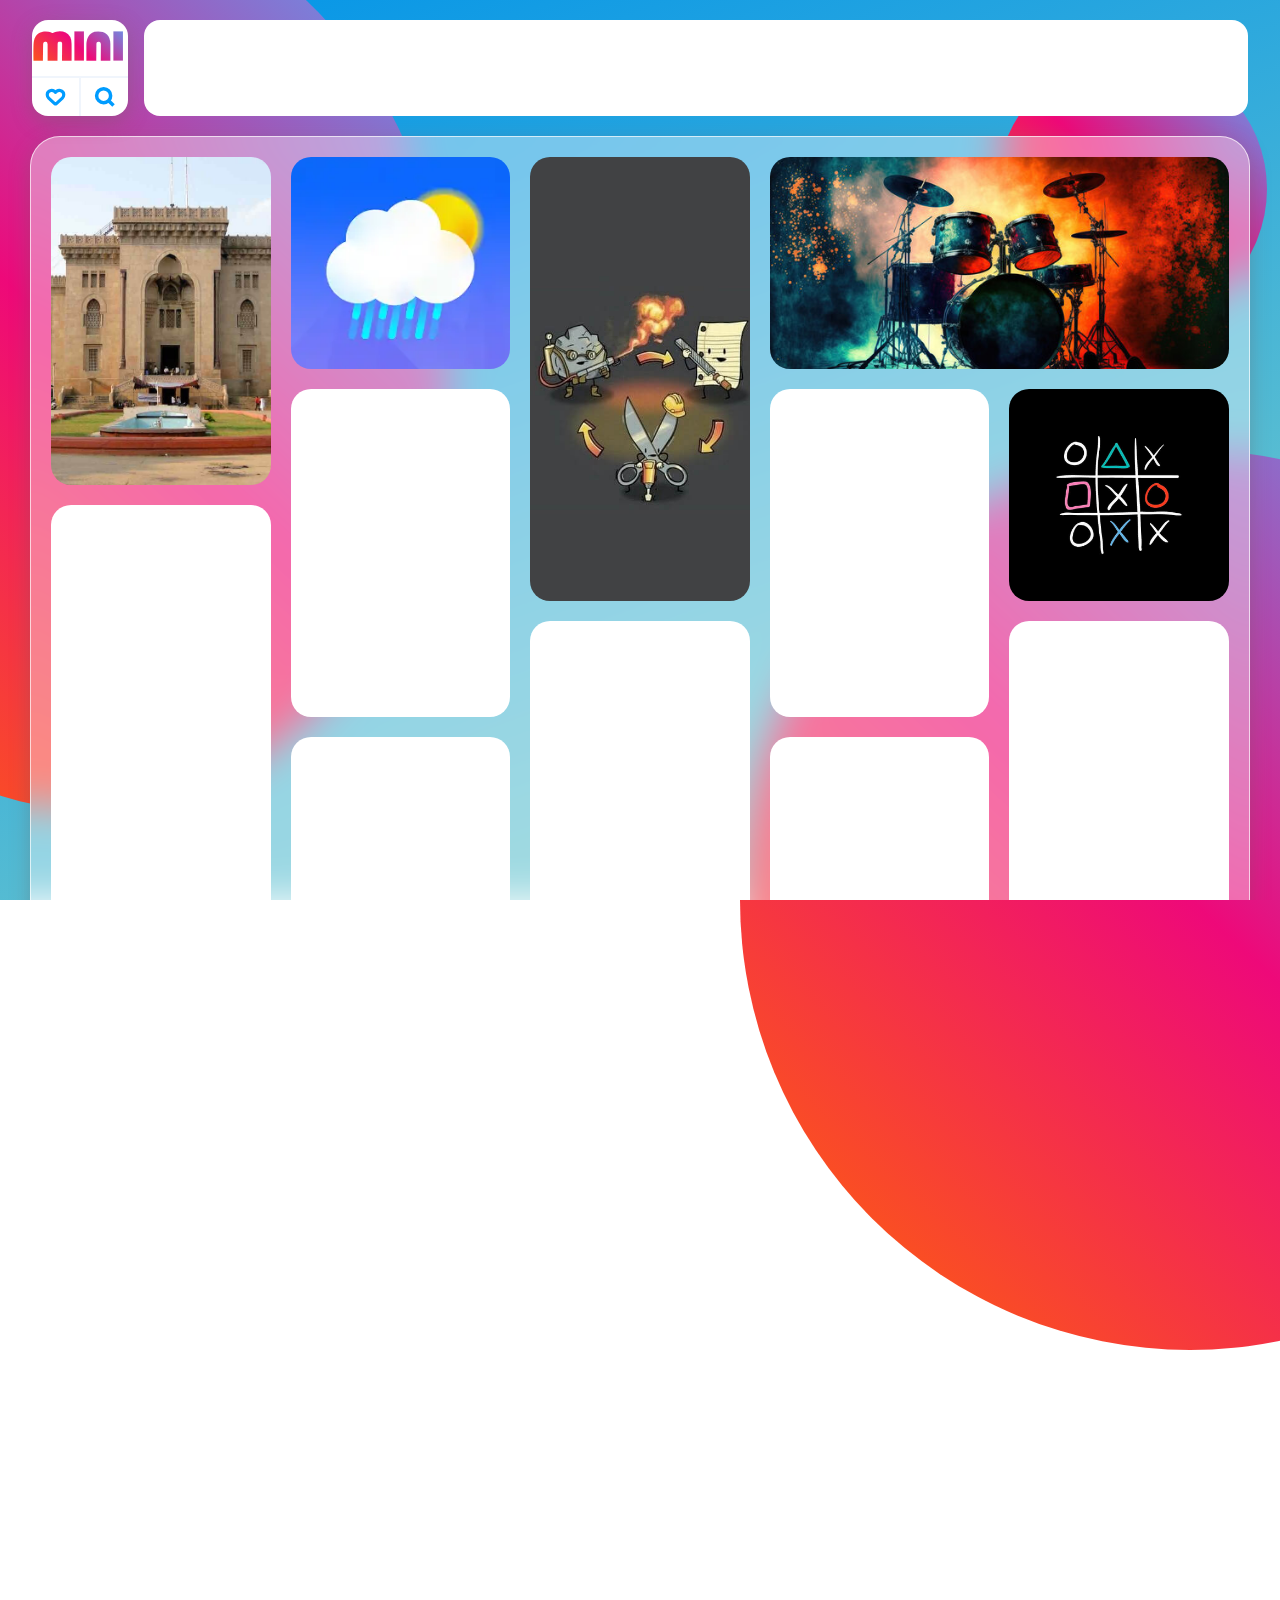
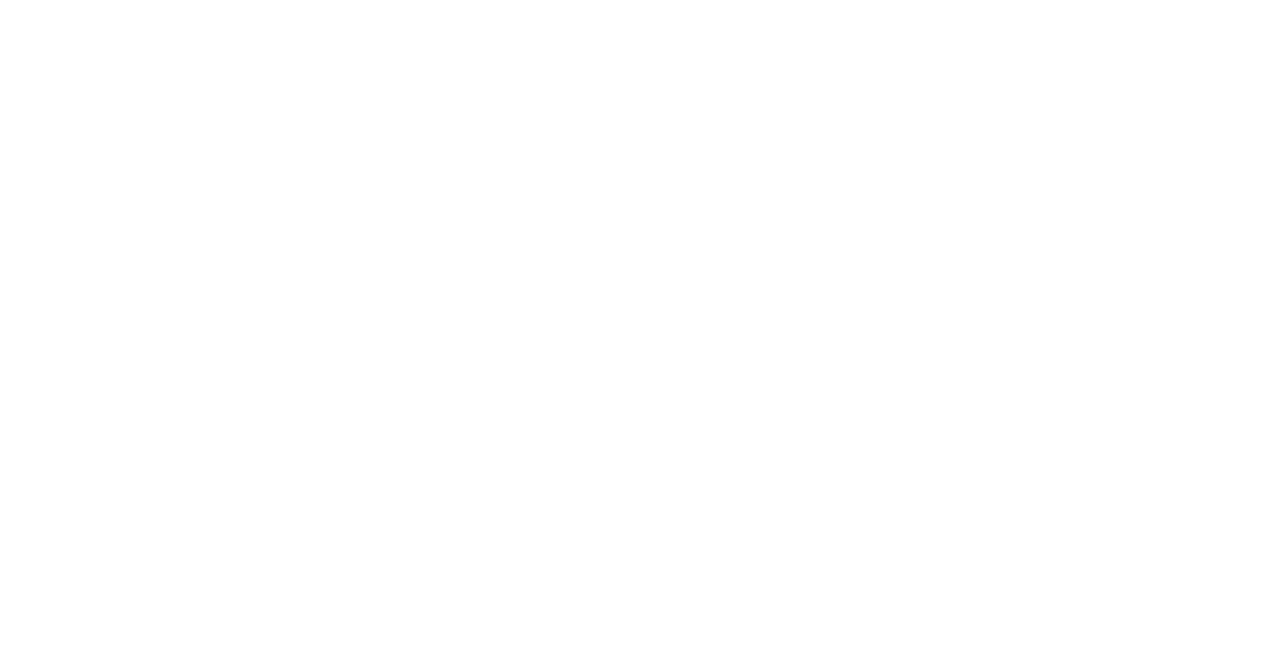
<file: index.html>
<!DOCTYPE html>
<html lang="en">
  <head>
    <meta charset="UTF-8" />
    <meta name="viewport" content="width=device-width, initial-scale=1.0" />
    <title>mini</title>
    <link
      rel="apple-touch-icon"
      sizes="180x180"
      href="/Style/Assets/FavIcon/apple-touch-icon.png"
    />
    <link
      rel="icon"
      type="image/png"
      sizes="32x32"
      href="/Style/Assets/FavIcon/favicon-32x32.png"
    />
    <link
      rel="icon"
      type="image/png"
      sizes="16x16"
      href="/Style/Assets/FavIcon/favicon-16x16.png"
    />
    <link rel="manifest" href="/Style/Assets/FavIcon/site.webmanifest" />
    <!-- CSS -->
    <link rel="stylesheet" href="Style/MultiCss/nav.css" />
    <link rel="stylesheet" href="Style/style.css" />
    <link rel="stylesheet" href="Style/gridLayoutResponsive.css" />
    <!-- FONTS -->
    <link rel="preconnect" href="https://fonts.googleapis.com" />
    <link rel="preconnect" href="https://fonts.gstatic.com" crossorigin />
    <link
      href="https://fonts.googleapis.com/css2?family=Dosis:wght@200..800&family=Righteous&family=Rowdies:wght@300;400;700&family=Urbanist:ital,wght@0,100..900;1,100..900&display=swap"
      rel="stylesheet"
    />
  </head>
  <body>
    <!-- !=============BackGround Start==============-->
    <div class="background">
      <div class="animat-box-bg bottom"></div>
      <div class="animat-box-bg center"></div>
      <div class="animat-box-bg top"></div>
    </div>
    <!--!=============BackGround End==============-->

    <!--?=============Logo Start==============-->
    <nav>
      <div class="logoContainer b-radius">
        <div class="logo f-Center-Colm">
          <h1>mini</h1>
        </div>
        <div class="icons">
          <div class="home f-Center" onclick="openPopup(), favDisplayFun() ">
            <img src="Style/Assets/Icons/haqua.svg" alt="" />
          </div>

          <div
            class="search f-Center"
            onclick="openPopup(), searchDisplayFun()"
          >
            <img src="Style/Assets/Icons/searchIcon.svg" alt="" />
          </div>
        </div>
      </div>
      <div class="navVideo">
        <img src="Style/Assets/Images/scroll_gif.gif" alt="" />
      </div>
    </nav>
    <!--?=============Logo End==============-->

    <!--!=============main start==============-->

    <main>
      <div class="pr1 appName_Container" data-id="1">
        <a href="Apps/osmania/">
          <img class="img_WH100" src="Style/Assets/Images/osmania.jpg" />
          <div class="caption f-Center">
            <p>Osmania University Result</p>
          </div>
        </a>
        <div class="heart">
          <img src="Style/Assets/Icons/hearstroke.svg" alt="" />
        </div>
      </div>

      <div class="pr2 appName_Container" data-id="2">
        <a href="Apps/weather-app/weather.html">
          <img class="img_WH100" src="Style/Assets/Images/weather.webp" />
          <div class="caption f-Center">
            <p>Weather</p>
          </div>
        </a>
        <div class="heart">
          <img src="Style/Assets/Icons/hearstroke.svg" alt="" />
        </div>
      </div>

      <div class="pr3 appName_Container" data-id="3">
        <a href="Apps/RockPaperSeasor/RoackPaperSeasor.html">
          <img class="img_WH100" src="Style/Assets/Images/rock.jpg" />
          <div class="caption f-Center">
            <p>Rock Paper Scissors</p>
          </div>
        </a>
        <div class="heart">
          <img src="Style/Assets/Icons/hearstroke.svg" alt="" />
        </div>
      </div>

      <div class="pr4 appName_Container" data-id="4">
        <a href="./Apps/MusicalDrum/musicalDrum.html">
          <img class="img_WH100" src="Style/Assets/Images/Drum.jpg" />
          <div class="caption f-Center">
            <p>Musical Drum</p>
          </div>
        </a>
        <div class="heart">
          <img src="Style/Assets/Icons/hearstroke.svg" alt="" />
        </div>
      </div>

      <div class="pr5 appName_Container" data-id="5">
        <a href="Apps/TicTacToe/ttt.html">
          <img class="img_WH100" src="Style/Assets/Images/ttt.jpg" />
          <div class="caption f-Center">
            <p>Tic Tac Toe</p>
          </div>
        </a>
        <div class="heart">
          <img src="Style/Assets/Icons/hearstroke.svg" alt="" />
        </div>
      </div>

      <div class="pr6 appName_Container" data-id="6">
        <a href="Apps/TicTacToe/ttt.html">
          <img class="img_WH100" src="Style/Assets/Images/noImg.jpg" />
          <div class="caption f-Center">Coming Soon</div>
        </a>
      </div>

      <div class="pr7 appName_Container" data-id="7">
        <a href="Apps/TicTacToe/ttt.html">
          <img class="img_WH100" src="Style/Assets/Images/noImg.jpg" />
          <div class="caption f-Center">Coming Soon</div>
        </a>
      </div>

      <div class="pr8 appName_Container" data-id="8">
        <a href="Apps/TicTacToe/ttt.html">
          <img class="img_WH100" src="Style/Assets/Images/noImg.jpg" />
          <div class="caption f-Center">Coming Soon</div>
        </a>
      </div>

      <div class="pr9 appName_Container" data-id="9">
        <a href="Apps/TicTacToe/ttt.html">
          <img class="img_WH100" src="Style/Assets/Images/noImg.jpg" />
          <div class="caption f-Center">Coming Soon</div>
        </a>
      </div>

      <div class="pr10 appName_Container" data-id="10">
        <a href="Apps/TicTacToe/ttt.html">
          <img class="img_WH100" src="Style/Assets/Images/noImg.jpg" />
          <div class="caption f-Center">Coming Soon</div>
        </a>
      </div>

      <div class="pr11 appName_Container" data-id="11">
        <a href="Apps/TicTacToe/ttt.html">
          <img class="img_WH100" src="Style/Assets/Images/noImg.jpg" />
          <div class="caption f-Center">Coming Soon</div>
        </a>
      </div>

      <div class="pr12 appName_Container" data-id="12">
        <a href="Apps/TicTacToe/ttt.html">
          <img class="img_WH100" src="Style/Assets/Images/noImg.jpg" />
          <div class="caption f-Center">Coming Soon</div>
        </a>
      </div>

      <div class="pr13 appName_Container" data-id="13">
        <a href="Apps/TicTacToe/ttt.html">
          <img class="img_WH100" src="Style/Assets/Images/noImg.jpg" />
          <div class="caption f-Center">Coming Soon</div>
        </a>
      </div>

      <div class="pr14 appName_Container" data-id="14">
        <a href="Apps/TicTacToe/ttt.html">
          <img class="img_WH100" src="Style/Assets/Images/noImg.jpg" />
          <div class="caption f-Center">Coming Soon</div>
        </a>
      </div>

      <div class="pr15 appName_Container" data-id="15">
        <a href="Apps/TicTacToe/ttt.html">
          <img class="img_WH100" src="Style/Assets/Images/noImg.jpg" />
          <div class="caption f-Center">Coming Soon</div>
        </a>
      </div>
    </main>
    <!--!=============main End==============-->

    <!--?=============what start==============-->
    <section class="about">
      <div class="whatContainer">
        <div class="what">
          <p>
            <span class="what1">what is </span
            ><span class="what2">mini </span>🤔
          </p>
        </div>
        <div class="noteOrg">
          <p>
            I developed 30 <span>MINI</span> projects showcasing my skills in
            <span
              ><img
                class="icon"
                src="Style/Assets/Icons/html.svg"
                alt="HTML"
                width="25px"
            /></span>
            <span
              ><img
                class="icon"
                src="Style/Assets/Icons/css.svg"
                alt="HTML"
                width="25px"
            /></span>
            <span
              ><img
                class="icon"
                src="Style/Assets/Icons/javascript.svg"
                alt="HTML"
                width="25px"
            /></span>
          </p>
        </div>
      </div>
      <div class="aboutParaContainer">
        <p class="aboutPara">
          Mini is a project where I link all the small projects that I have
          created during my learning journey in front-end development. This
          collection showcases my progress and the various skills I have
          acquired over time. Each project reflects a specific aspect of
          front-end development, By compiling these projects in one place, I aim
          to demonstrate my growth, creativity, and dedication to mastering the
          art of web development.
        </p>
        <div class="aboutgif"></div>
      </div>
    </section>
    <!--?=============what End============== -->

    <!--?=============popup contaienr==============-->
    <section class="popup" onclick="closePopup(event)">
      <div
        class="popContainer openpopAnimation"
        onclick="event.stopPropagation()"
        id="popSection"
      >
        <div class="popSelectorContainer">
          <div class="popSelector">
            <div class="favorite" onclick="favDisplayFun()">
              <img src="Style/Assets/Icons/haqua.svg" alt="" />
              <p>Favorites</p>
            </div>
            <div class="searchDi" onclick="searchDisplayFun()">
              <img src="Style/Assets/Icons/searchIcon.svg" alt="" />
              <p>Search</p>
            </div>
          </div>
          <div class="close" onclick="closePopup(event)">
            <img src="Style/Assets/Icons/close.svg" alt="" />
          </div>
        </div>
        <div class="favContent popDisplayItemContainer">
          <div class="displayFavourate" id="favorite-cards">
            <div class="displayWhenCldNotThere">
              <img src="Style/Assets/Icons/hearstroke.svg" alt="" />
              <h1>No Favorites Are Selected.</h1>
            </div>
          </div>
          <div class="displaySearch" style="font-size: 2rem">Search</div>
        </div>
      </div>
    </section>
    <!--?=============popup contaienr==============-->

    <!-- !==============footer start================== -->
    <footer>
      <div class="footerSection">
        <div class="talha">
          <img src="Style/Assets/Images/talha2.jpg" alt="" />
          <div class="svg">
            <div>
              <a href="https://github.com/Talha-2023" target="_blank">
                <img src="Style/Assets/Icons/github.svg" alt="" />
              </a>
            </div>
            <div>
              <a href="https://www.instagram.com/mr_talha.007/" target="_blank">
                <img src="Style/Assets/Icons/instagram.svg" alt="" />
              </a>
            </div>
            <div>
              <a
                href="https://www.linkedin.com/in/syed-talha-ahmed-a7bb93284/"
                target="_blank"
              >
                <img src="Style/Assets/Icons/linkedin.svg" alt="" />
              </a>
            </div>
          </div>
        </div>

        <div class="footerPara f-Center">
          <p>
            Lorem ipsum dolor sit amet consectetur adipisicing elit. Pariatur
            tempora fugit suscipit vel eveniet perferendis facilis laudantium
            accusantium quibusdam eius aliquid placeat nisi itaque, sit minima
            consectetur deserunt error adipisci!
          </p>
        </div>
      </div>
    </footer>
    <!-- !==============fotter end================== -->

    <script src="script.js"></script>
  </body>
</html>
</file>
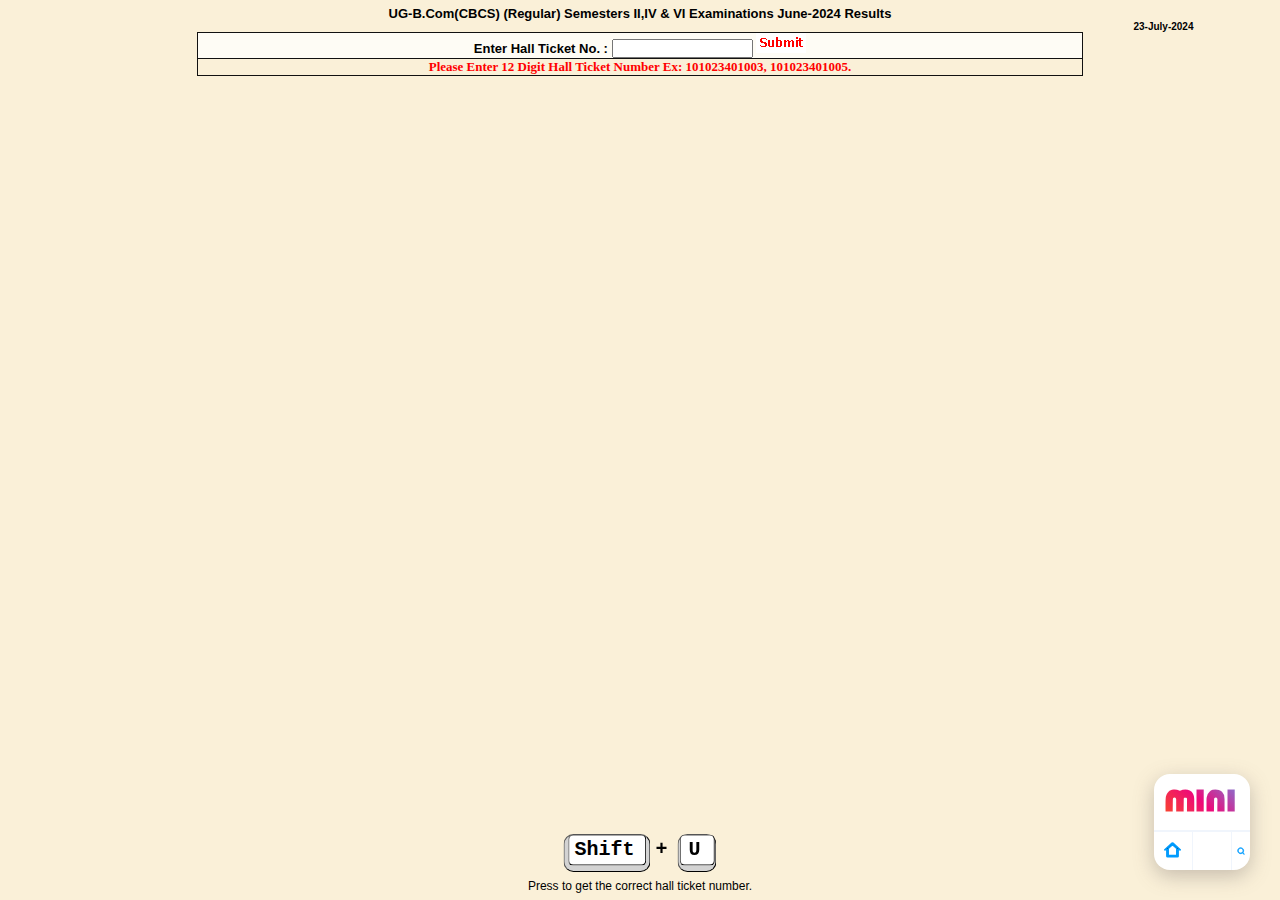
<file: Apps/osmania/index.html>
<!DOCTYPE html>
<html>
<head>
<title>mini ( Results - 2024 )</title>
<link rel="stylesheet" href="style.css">
<link rel="stylesheet" href="../../Style/MultiCss/nav.css" />
<link
href="https://fonts.googleapis.com/css2?family=Dosis:wght@200..800&family=Righteous&family=Rowdies:wght@300;400;700&family=Urbanist:ital,wght@0,100..900;1,100..900&display=swap"
rel="stylesheet"/>
<link rel="icon" href="Osmania_University_Logo.png" type="image/x-icon"  />

</head> 
<body bgcolor="#FAF0D8">
  <!-- !===============Logo Nav================ -->
  <div class="logoContainer b-radius" style="position: fixed; bottom: 30px; right: 30px; " >
    <div class="logo f-Center-Colm" style="font-size: 15px;">
      <h1>mini</h1>
    </div>
    <div class="icons">
      <a href="../../index.html">
        <div class="home f-Center">
          <img
            src="../../Style/Assets/Icons/homeIcon.svg"
            alt=""
            width="40%"
          />
        </div>
      </a>

      <div class="search f-Center">
        <a class="f-Center" href="">
          <img
            src="../../Style/Assets/Icons/searchIcon.svg"
            alt=""
            width="38%"
          />
        </a>
      </div>
    </div>
  </div>
  <!-- !===============Logo Nav================ -->


  <!-- !===============Page=1=Start================ -->
        <div id="page1" >  
        <div  >  

        <div align="center">
        <center>
        <table border="0" cellspacing="1" style="border-collapse: collapse; margin-top: -19px;" bordercolor="#111111" width="90%" id="AutoNumber1">  
          <tr><td width="100%"> 
            <p class="pg1-topPara" align="center"><font face="Arial" size="2"><b> UG-B.Com(CBCS) (Regular) Semesters II,IV & VI  Examinations June-2024 Results </b></font></p></font></td></tr>   
          <tr><td width="100%">  <p align="right"><font face="Arial" size="1">23-July-2024 </font></p></td>  </tr>

        <tr> <td width="100%"> <div align="center"> <center>  <div id="divi">

          <table border="1" cellspacing="1" style="border-collapse: collapse" bordercolor="#111111" width="80%" id="AutoNumber6" height="19">
            <p id="error" class="error" style="margin-bottom: 1px;" align="center"><font face="Arial" size="2"><b>
              "The Hall Ticket Number Is Not Found". </b></font></p>
            <tr> <td width="100%" align="center" height="16" bgcolor="#FEFCF5"><b>
                <font face="Arial" size="2">Enter  Hall Ticket No. :  
                <input type="text" name="htno" size="15" maxlength="12" value="" id="userInput">
                <input type="image" name="Submit" value="Go" src="gobut.gif" onclick="checkInput()">
                </font> </b></td>
            </tr>

            <tr><td width="100%" align="center">
                <font face="verdana" size="2" color="#FF0000"><b> Please Enter  12 Digit Hall Ticket Number
                Ex: 101023401003,  101023401005.  </b></font></td>
            </tr>
            </table>  </center>  </div>  </td>
        </div>
          </tr>

          </table>  </div> </div>
        </div> 
  <!-- !===============Page=1=End================ -->


  <!-- !===============Page=2=Start================ -->
        <div id="page2" class="page2">
          <div >  
            <div >  
            <input type="hidden" name="mbstatus" value="SEARCH"> 
            
            <div align="center">
            <center>
            <table border="0" cellspacing="1" style="border-collapse: collapse" bordercolor="#111111" width="90%" id="AutoNumber1">  
              <tr><td width="100%"> 
                <p align="center"><font face="Arial" size="2"><b> UG-B.Com(CBCS) (Regular) Semesters I,III & V  Examinations January-2024 Results </b></font></td></tr>   
              <tr><td width="100%">  <p align="right"><font face="Arial" size="1">23-Feb-2024 </font></td>  </tr>
            
            
              
                <tr>  <td width="100%">
                    <div align="center">    <center>
                      <table border="0" cellspacing="1" style="border-collapse: collapse" bordercolor="#111111" width="90%" id="AutoNumber2" bgcolor="#FFFFFF">
                         <tr> <td width="100%">
                          <table border="1" cellspacing="1" style="border-collapse: collapse" bordercolor="#111111" width="100%" id="AutoNumber3"> 
                            <tr> <td width="100%" colspan="4" align="center" bgcolor="#EDC987"> 
                              <b><font face="Arial" size="2">Personal Details</font></b></td></tr>
                            <tr> <td width="17%" bgcolor="#FEFCF5"><font face="Arial" size="2">Hall Ticket No.</font></td>
                              <td id="setHallTicket" > &nbsp;</td>
                              <td width="16%" bgcolor="#FEFCF5"> <font face="Arial" size="2">Gender</font></td>
            
                              
                              <td id="setGender" width="34%"><b> <font face="Arial" size="2"></font></b></td>
                            </tr>
            
                            <tr> <td width="17%" bgcolor="#FEFCF5"><font face="Arial" size="2">Name</font></td>
                              <td id="setName" width="33%"><b><font face="Arial" size="2"></font></b></td>
                              <td width="16%" bgcolor="#FEFCF5"><font face="Arial" size="2">Father's Name</font></td>
                              <td id="setFatherName" width="34%"><b><font face="Arial" size="2"></font></b></td>
                            </tr>
            
                            <tr> <td width="17%" bgcolor="#FEFCF5"><font face="Arial" size="2">Course</font></td>
                              <td width="33%"><b><font face="Arial" size="2">B.Com(CBCS)</font></b></td>
                              <td width="16%" bgcolor="#FEFCF5"><font face="Arial" size="2">Medium</font></td>
                              
                              <td width="34%"><b><font face="Arial" size="2"> ENGLISH</font></b></td>
                            </tr>
                          </table>
                          </td>
                        </tr>
            
                        <tr> <td width="100%">
                           <table border="1" cellspacing="1" style="border-collapse: collapse" bordercolor="#111111" width="100%" id="AutoNumber4" height="58">
                            <tr> <td width="100%" colspan="5" align="center" bgcolor="#EDC987" height="12"><b> <font face="Arial" size="2">Marks Details</font></b></td> 
                            </tr>
                            <tr><td width="10%" align="center" height="16" bgcolor="#FAF0D8"><font face="Arial" size="2">Code</font></td>
                              <td width="50%" align="left" height="16" bgcolor="#FAF0D8"><font face="Arial" size="2">Subject</font></td>
                              <td width="10%" align="center" height="16" bgcolor="#FAF0D8"><font face="Arial" size="2">Credits</font></td><!--
                              <td width="10%%" align="center" height="16" bgcolor="#FAF0D8"><font face="Arial" size="2">Ses.Marks</font></td>-->
                              <td width="20%" align="center" height="16" bgcolor="#FAF0D8"><font face="Arial" size="2">Grade Secured</font></td>
                             </tr>
            
                  
                          <tr><td width="10%"  align="center" height="19"><b><font face="Arial" size="2">&nbsp;501 </font></b></td>
                              <td  width="50%"  align="left" height="19"><b><font face="Arial" size="2">&nbsp;ENGLISH   6 </font></b></td>
                              <td width="10%"  align="center" height="19"><b><font face="Arial" size="2">&nbsp;3 </font></b></td><!--
                              <td width="10%"  align="center" height="19"><b><font face="Arial" size="2">&nbsp;- </font></b></td>-->
                              <td id="setenglish" width="20%"  align="center" height="19"><b><font face="Arial" size="2">&nbsp;A+ </font></b></td>
                            </tr>
                  
                          <tr><td width="10%"  align="center" height="19"><b><font face="Arial" size="2">&nbsp;506 </font></b></td>
                              <td width="50%"  align="left" height="19"><b><font face="Arial" size="2">&nbsp;ARABIC    6 </font></b></td>
                              <td width="10%"  align="center" height="19"><b><font face="Arial" size="2">&nbsp;3 </font></b></td><!--
                              <td width="10%"  align="center" height="19"><b><font face="Arial" size="2">&nbsp;- </font></b></td>-->
                              <td id="setarabic" width="20%"  align="center" height="19"><b><font face="Arial" size="2">&nbsp;O </font></b></td>
                            </tr>
                  
                          <tr><td width="10%"  align="center" height="19"><b><font face="Arial" size="2">&nbsp;515 </font></b></td>
                              <td width="50%"  align="left" height="19"><b><font face="Arial" size="2">&nbsp;COST CONTROL AND MANAGEMENT ACCOUNTING </font></b></td>
                              <td width="10%"  align="center" height="19"><b><font face="Arial" size="2">&nbsp;5 </font></b></td><!--
                              <td width="10%"  align="center" height="19"><b><font face="Arial" size="2">&nbsp;- </font></b></td>-->
                              <td id="setcostControl" width="20%"  align="center" height="19"><b><font face="Arial" size="2">&nbsp;A+ </font></b></td>
                            </tr>
                  
                          <tr><td width="10%"  align="center" height="19"><b><font face="Arial" size="2">&nbsp;564 </font></b></td>
                              <td width="50%"  align="left" height="19"><b><font face="Arial" size="2">&nbsp;MULTIMEDIA SYSTEM PR </font></b></td>
                              <td width="10%"  align="center" height="19"><b><font face="Arial" size="2">&nbsp;2 </font></b></td><!--
                              <td width="10%"  align="center" height="19"><b><font face="Arial" size="2">&nbsp;- </font></b></td>-->
                              <td id="setMMSpr" width="20%"  align="center" height="19"><b><font face="Arial" size="2">&nbsp;A+ </font></b></td>
                            </tr>
                  
                          <tr><td width="10%"  align="center" height="19"><b><font face="Arial" size="2">&nbsp;533 </font></b></td>
                              <td width="50%"  align="left" height="19"><b><font face="Arial" size="2">&nbsp;THEORY AND PRACITISE OF GST PR </font></b></td>
                              <td width="10%"  align="center" height="19"><b><font face="Arial" size="2">&nbsp;2 </font></b></td><!--
                              <td width="10%"  align="center" height="19"><b><font face="Arial" size="2">&nbsp;- </font></b></td>-->
                              <td id="setGSTpr" width="20%"  align="center" height="19"><b><font face="Arial" size="2">&nbsp;A </font></b></td>
                            </tr>
                  
                          <tr><td width="10%"  align="center" height="19"><b><font face="Arial" size="2">&nbsp;560 </font></b></td>
                              <td width="50%"  align="left" height="19"><b><font face="Arial" size="2">&nbsp;MULTIMEDIA SYSTEM</font></b></td>
                              <td width="10%"  align="center" height="19"><b><font face="Arial" size="2">&nbsp;4 </font></b></td><!--
                              <td width="10%"  align="center" height="19"><b><font face="Arial" size="2">&nbsp;- </font></b></td>-->
                              <td id="setMMS" width="20%"  align="center" height="19"><b><font face="Arial" size="2">&nbsp;A </font></b></td>
                            </tr>
                  
                          <tr><td width="10%"  align="center" height="19"><b><font face="Arial" size="2">&nbsp;563 </font></b></td>
                              <td width="50%"  align="left" height="19"><b><font face="Arial" size="2">&nbsp;THEORY AND PRACITISE OF GST </font></b></td>
                              <td width="10%"  align="center" height="19"><b><font face="Arial" size="2">&nbsp;3 </font></b></td><!--
                              <td width="10%"  align="center" height="19"><b><font face="Arial" size="2">&nbsp;- </font></b></td>-->
                              <td id="setGST" width="20%"  align="center" height="19"><b><font face="Arial" size="2">&nbsp;C </font></b></td>
                            </tr>
                  
                          <tr><td width="10%"  align="center" height="19"><b><font face="Arial" size="2">&nbsp;532 </font></b></td>
                              <td width="50%"  align="left" height="19"><b><font face="Arial" size="2">&nbsp;RESEARCH AND METHODOLOGY</font></b></td>
                              <td width="10%"  align="center" height="19"><b><font face="Arial" size="2">&nbsp;3 </font></b></td><!--
                              <td width="10%"  align="center" height="19"><b><font face="Arial" size="2">&nbsp;- </font></b></td>-->
                              <td id="setresearch" width="20%"  align="center" height="19"><b><font face="Arial" size="2">&nbsp;A </font></b></td>
                            </tr>

                            <tr><td width="10%"  align="center" height="19"><b><font face="Arial" size="2">&nbsp;532 </font></b></td>
                              <td width="50%"  align="left" height="19"><b><font face="Arial" size="2">&nbsp;RESEARCH AND METHODOLOGY PR </font></b></td>
                              <td width="10%"  align="center" height="19"><b><font face="Arial" size="2">&nbsp;3 </font></b></td><!--
                              <td width="10%"  align="center" height="19"><b><font face="Arial" size="2">&nbsp;- </font></b></td>-->
                              <td id="setresearchpr" width="20%"  align="center" height="19"><b><font face="Arial" size="2">&nbsp;A </font></b></td>
                            </tr>
                  
            
                          </table>
                          </td>
                        </tr>
            
                        <tr> <td width="100%">
                          <table border="1" cellspacing="1" style="border-collapse: collapse" bordercolor="#111111" width="100%" id="AutoNumber5">
                            <tr> <td width="100%" colspan="3" align="center" bgcolor="#EDC987"> <b><font face="Arial" size="2">Result</font></b></td>
                            </tr>
            
                         <tr> <td width="25%" align="center" bgcolor="#FAF0D8"> <b><font face="Arial" size="2">Result with SGPA
                        </font></b></td>
                              <td width="25%" align="center" bgcolor="#FAF0D8"><b><font face="Arial" size="2">Semester</font></b></td>
                              <td width="50%" align="center" bgcolor="#FAF0D8"> <b><font face="Arial" size="2">Result with CGPA</font></b></td>
                            </tr>
            
                  
                         <tr> <td id="setSgpa"width="25%" align="center"><b> <font face="Arial" size="2"> 9.6</font></b></td>
                              <td width="25%" align="center"><b> <font face="Arial" size="2">  6 </font></b></td>
                              <td id="setCgpa" width="50%" align="center"><b> <font face="Arial" size="2"></font></b></td>
                            </tr>
                  
            
                          </table>
                          </td>
                        </tr>
                        <tr> <td width="100%" align="center">
                          <font face="Arial" size="2" color="#000080">This information is provided to the candidate on his/her online request and is only a prototype list.</font> </td> 
                        </tr>
                        <tr> <td width="100%" align="center">
                          <input name="print" type="button" value="Print Page" onClick="window.print()"> </td>
                        </tr>
            
            
                        <tr> <td width="100%" align="right"><font face="verdana" size ="2">   
                        0 &nbsp;</font></td>   
                        </tr>
            
            
                      </table>
                      </center>
                    </div>
                    </td>
                  </tr>
            
              
            
            
            <tr> <td width="100%"> <div align="center"> <center>
               <table border="1" cellspacing="1" style="border-collapse: collapse" bordercolor="#111111" width="80%" id="AutoNumber6" height="19">
                <tr> <td width="100%" align="center" height="16" bgcolor="#FEFCF5"><b>
                     <font face="Arial" size="2">Enter  Hall Ticket No. :  
                     <input type="text" name="htno" size="15" maxlength="12" id="reCheckInput">
                     <input type="image" name="Submit" value="Go" src="gobut.gif" onclick="checkInput2()">
                     </font> </b></td>
                </tr>
            
                <tr><td width="100%" align="center">
                    <font face="verdana" size="2" color="#FF0000"><b> Please Enter  12 Digit Hall Ticket Number
                    Ex: 101023401003,  101023401005.  </b></font></td>
                </tr>
                </table>  </center>  </div>  </td>
              </tr>
            
              </table>  </div> </div>
          </div>
        </div>
  <!-- !===============Page=2=End================ -->
        <div class="hallTicketDash" id="hallTicketDash">

          <div class="hallticketCopy f-Center">
            <input class="inpHallticket" id="input1" type="text" value="206521405064" disabled>
            <button onclick="copyToClipboard('input1')" class="copyHallticket btnDesignCopy"><img src="copy.svg" alt="" width="22px"></button>
          </div>
          <div class="hallticketCopy f-Center">
            <input class="inpHallticket " id="input2" type="text" value="206521405036" disabled>
            <button onclick="copyToClipboard('input2')" class="copyHallticket btnDesignCopy"><img src="copy.svg" alt="" width="22px"></button>
          </div>
          <div class="hallticketCopy f-Center">
            <input class="inpHallticket " id="input3" type="text" value="206521405038" disabled>
            <button onclick="copyToClipboard('input3')" class="copyHallticket btnDesignCopy"><img src="copy.svg" alt="" width="22px"></button>
          </div>
          <div class="hallticketCopy f-Center">
            <input class="inpHallticket "  id="input4"type="text" value="206521505033" disabled>
            <button onclick="copyToClipboard('input4')" class="copyHallticket btnDesignCopy"><img src="copy.svg" alt="" width="22px"></button>
          </div>
          <div class="hallticketCopy f-Center">
            <input class="inpHallticket "  id="input5"type="text" value="206521405062" disabled>
            <button onclick="copyToClipboard('input4')" class="copyHallticket btnDesignCopy"><img src="copy.svg" alt="" width="22px"></button>
          </div>

          <div class="hallticketCopy f-Center">
            <input class="inpHallticket "  id="input6"type="text" value="206521405063" disabled>
            <button onclick="copyToClipboard('input6')" class="copyHallticket btnDesignCopy"><img src="copy.svg" alt="" width="22px"></button>
          </div>

          <div class="hallticketCopy f-Center">
            <input class="inpHallticket "  id="input7"type="text" value="206521405065" disabled>
            <button onclick="copyToClipboard('input7')" class="copyHallticket btnDesignCopy"><img src="copy.svg" alt="" width="22px"></button>
          </div>

          <div class="hallticketCopy f-Center">
            <input class="inpHallticket "  id="input8"type="text" value="206521405066" disabled>
            <button onclick="copyToClipboard('input8')" class="copyHallticket btnDesignCopy"><img src="copy.svg" alt="" width="22px"></button>
          </div>

          <div class="hallticketCopy f-Center">
            <input class="inpHallticket "  id="input9"type="text" value="206521405070" disabled>
            <button onclick="copyToClipboard('input9')" class="copyHallticket btnDesignCopy"><img src="copy.svg" alt="" width="22px"></button>
          </div>

          <div class="hallticketCopy f-Center">
            <input class="inpHallticket "  id="input10"type="text" value="206521405060" disabled>
            <button onclick="copyToClipboard('input10')" class="copyHallticket btnDesignCopy"><img src="copy.svg" alt="" width="22px"></button>
          </div>

          <div class="hallticketCopy f-Center">
            <input class="inpHallticket "  id="input11"type="text" value="206521405059" disabled>
            <button onclick="copyToClipboard('input11')" class="copyHallticket btnDesignCopy"><img src="copy.svg" alt="" width="22px"></button>
          </div>

          <div class="hallticketCopy f-Center">
            <input class="inpHallticket "  id="input12"type="text" value="206521405058" disabled>
            <button onclick="copyToClipboard('input12')" class="copyHallticket btnDesignCopy"><img src="copy.svg" alt="" width="22px"></button>
          </div>

          <div class="hallticketCopy f-Center">
            <input class="inpHallticket "  id="input13"type="text" value="206521405056" disabled>
            <button onclick="copyToClipboard('input13')" class="copyHallticket btnDesignCopy"><img src="copy.svg" alt="" width="22px"></button>
          </div>

          <div class="hallticketCopy f-Center">
            <input class="inpHallticket "  id="input14"type="text" value="206521405052" disabled>
            <button onclick="copyToClipboard('input14')" class="copyHallticket btnDesignCopy"><img src="copy.svg" alt="" width="22px"></button>
          </div>

          <div class="hallticketCopy f-Center">
            <input class="inpHallticket "  id="input15"type="text" value="206521405049" disabled>
            <button onclick="copyToClipboard('input15')" class="copyHallticket btnDesignCopy"><img src="copy.svg" alt="" width="22px"></button>
          </div>

          <div class="hallticketCopy f-Center">
            <input class="inpHallticket "  id="input16"type="text" value="206521405047" disabled>
            <button onclick="copyToClipboard('input16')" class="copyHallticket btnDesignCopy"><img src="copy.svg" alt="" width="22px"></button>
          </div>

          <div class="hallticketCopy f-Center">
            <input class="inpHallticket "  id="input17"type="text" value="206521405044" disabled>
            <button onclick="copyToClipboard('input17')" class="copyHallticket btnDesignCopy"><img src="copy.svg" alt="" width="22px"></button>
          </div>

          <div class="hallticketCopy f-Center">
            <input class="inpHallticket "  id="input18"type="text" value="206521401013" disabled>
            <button onclick="copyToClipboard('input18')" class="copyHallticket btnDesignCopy"><img src="copy.svg" alt="" width="22px"></button>
          </div>

          <div class="hallticketCopy f-Center">
            <input class="inpHallticket "  id="input19"type="text" value="206521405029" disabled>
            <button onclick="copyToClipboard('input19')" class="copyHallticket btnDesignCopy"><img src="copy.svg" alt="" width="22px"></button>
          </div>

          <div class="hallticketCopy f-Center">
            <input class="inpHallticket "  id="input20"type="text" value="206521405032" disabled>
            <button onclick="copyToClipboard('input20')" class="copyHallticket btnDesignCopy"><img src="copy.svg" alt="" width="22px"></button>
          </div>

          <div class="hallticketCopy f-Center">
            <input class="inpHallticket "  id="input21"type="text" value="206521405031" disabled>
            <button onclick="copyToClipboard('input21')" class="copyHallticket btnDesignCopy"><img src="copy.svg" alt="" width="22px"></button>
          </div>




        </div>
        <div class="copied" id="copied"><p>Copied!</p></div>
  <div class="btnHallTicket">
    <div id="shift" class="btnDesign"><p>Shift</p></div>
    <p class="add ">+</p>
    <div id="ubtn" class="btnDesign"><p>U</p></div>
  </div>
  <p class="press">Press to get the correct hall ticket number.</p>

        <script src="script.js"></script>
        <script>
          function FrontPage_Form1_Validator(theForm)
          {
            if (theForm.htno.value == "") { 
              alert("Please enter a value for the \"Hall ticket Number\" field."); 
              theForm.htno.focus(); 
              return (false); 
            }
          
            if (theForm.htno.value.length <  12 )   {
              alert("Please enter at least   12 characters in the \"Hall ticket Number\" field.");  
              theForm.htno.focus(); 
              return (false); 
            }
          
            if (theForm.htno.value.length >  12 )   { 
              alert("Please enter not more than  12  characters in the \"Hall ticket Number\" field.");  
              theForm.htno.focus(); 
              return (false); 
            }
            return (true); 
          }
        </script> 
</body>
</html>
</file>
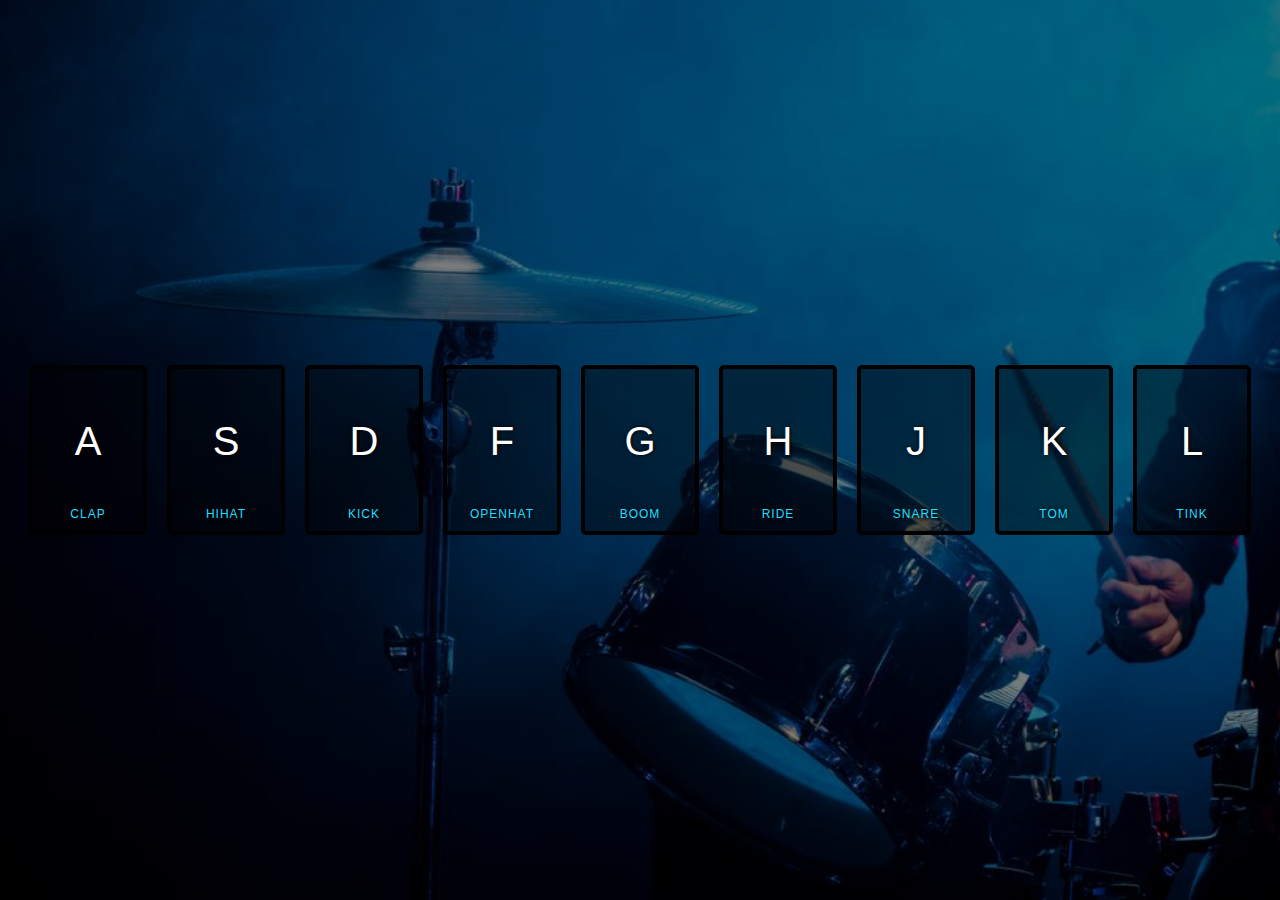
<file: Apps/MusicalDrum/musicalDrum.html>
<!DOCTYPE html>
<html lang="en">
  <head>
    <meta charset="UTF-8" />
    <title>mini (Drum Kit)</title>
    <link rel="stylesheet" href="musicalDrum.css" />
    <link rel="icon" href="https://fav.farm/🥁" />
  </head>
  <body>
    <div class="keys">
      <div data-key="65" class="key">
        <p>A</p>
        <span class="sound">clap</span>
      </div>
      <div data-key="83" class="key">
        <p>S</p>
        <span class="sound">hihat</span>
      </div>
      <div data-key="68" class="key">
        <p>D</p>
        <span class="sound">kick</span>
      </div>
      <div data-key="70" class="key">
        <p>F</p>
        <span class="sound">openhat</span>
      </div>
      <div data-key="71" class="key">
        <p>G</p>
        <span class="sound">boom</span>
      </div>
      <div data-key="72" class="key">
        <p>H</p>
        <span class="sound">ride</span>
      </div>
      <div data-key="74" class="key">
        <p>J</p>
        <span class="sound">snare</span>
      </div>
      <div data-key="75" class="key">
        <p>K</p>
        <span class="sound">tom</span>
      </div>
      <div data-key="76" class="key">
        <p>L</p>
        <span class="sound">tink</span>
      </div>
    </div>

    <audio data-key="65" src="sounds/clap.wav"></audio>
    <audio data-key="83" src="sounds/hihat.wav"></audio>
    <audio data-key="68" src="sounds/kick.wav"></audio>
    <audio data-key="70" src="sounds/openhat.wav"></audio>
    <audio data-key="71" src="sounds/boom.wav"></audio>
    <audio data-key="72" src="sounds/ride.wav"></audio>
    <audio data-key="74" src="sounds/snare.wav"></audio>
    <audio data-key="75" src="sounds/tom.wav"></audio>
    <audio data-key="76" src="sounds/tink.wav"></audio>

    <script src="musicalDrum.js"></script>
  </body>
</html>
</file>
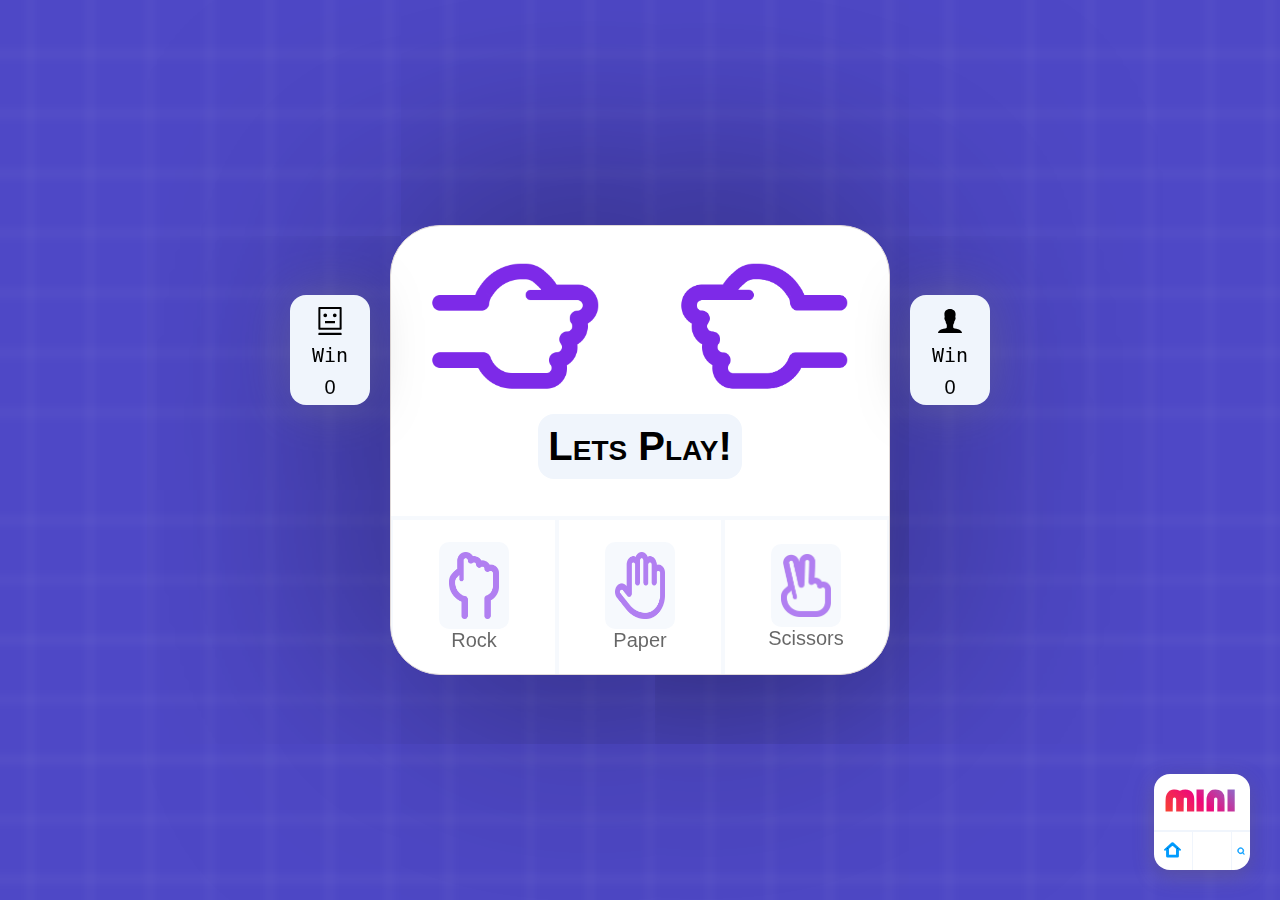
<file: Apps/RockPaperSeasor/RoackPaperSeasor.html>
<!DOCTYPE html>
<html lang="en">
  <head>
    <meta charset="UTF-8" />
    <meta name="viewport" content="width=device-width, initial-scale=1.0" />
    <title>mini ( Rock Paper Scissors )</title>
    <link rel="stylesheet" href="RoackPaperSeasor.css" />
    <!-- common -->
    <link rel="stylesheet" href="../../Style/MultiCss/nav.css" />
    <link
      href="https://fonts.googleapis.com/css2?family=Dosis:wght@200..800&family=Righteous&family=Rowdies:wght@300;400;700&family=Urbanist:ital,wght@0,100..900;1,100..900&display=swap"
      rel="stylesheet"
    />
    <link rel="icon" href="rock-paper-scissors.png" type="image/x-icon" />
  </head>
  <body>
    <!-- !===============Logo Nav================ -->
    <div
      class="logoContainer b-radius"
      style="position: fixed; bottom: 30px; right: 30px"
    >
      <div class="logo f-Center-Colm" style="font-size: 15px">
        <h1>mini</h1>
      </div>
      <div class="icons">
        <a href="../../index.html">
          <div class="home f-Center">
            <img
              src="../../Style/Assets/Icons/homeIcon.svg"
              alt=""
              width="40%"
            />
          </div>
        </a>

        <div class="search f-Center">
          <a class="f-Center" href="">
            <img
              src="../../Style/Assets/Icons/searchIcon.svg"
              alt=""
              width="38%"
            />
          </a>
        </div>
      </div>
    </div>
    <!-- !===============Logo Nav================ -->
    <div class="main_container">
      <div class="computerWin grind_center" id="comScoreContainer">
        <img src="robot.svg" width="60%" alt="" />
        <p>Win</p>
        <br />
        <span id="computerScore">0</span>
      </div>

      <main>
        <div class="displayContainer" id="animationSwitch">
          <div class="computer grind_center computer_animation">
            <img id="computerHand" src="rock.png" width="50%" />
          </div>
          <div class="user grind_center user_animation">
            <img id="userHand" src="rock.png" width="50%" />
          </div>
        </div>
        <div class="letplay grind_center"><p id="letsPlay">Lets Play!</p></div>
        <div class="optionContainer" id="disableClick">
          <div
            class="rock"
            onclick="rockFunc() , computerFun() , resultAnimation()"
          >
            <img src="rock.png" alt="" width="70px" />
            <p>Rock</p>
          </div>
          <div
            class="paper"
            onclick="paperFunc()  , computerFun() , resultAnimation()"
          >
            <img src="paper.png" alt="" width="70px" />
            <p>Paper</p>
          </div>
          <div
            class="scissors"
            onclick="scissorsFunc()  , computerFun() , resultAnimation()"
          >
            <img src="scissor.png" alt="" width="70px" />
            <p>Scissors</p>
          </div>
        </div>
      </main>

      <div class="computerWin grind_center" id="userScoreContainer">
        <img src="person.svg" width="60%" alt="" />
        <p>Win</p>
        <br />
        <span id="userScore">0</span>
      </div>
    </div>

    <script src="script.js"></script>
  </body>
</html>
</file>
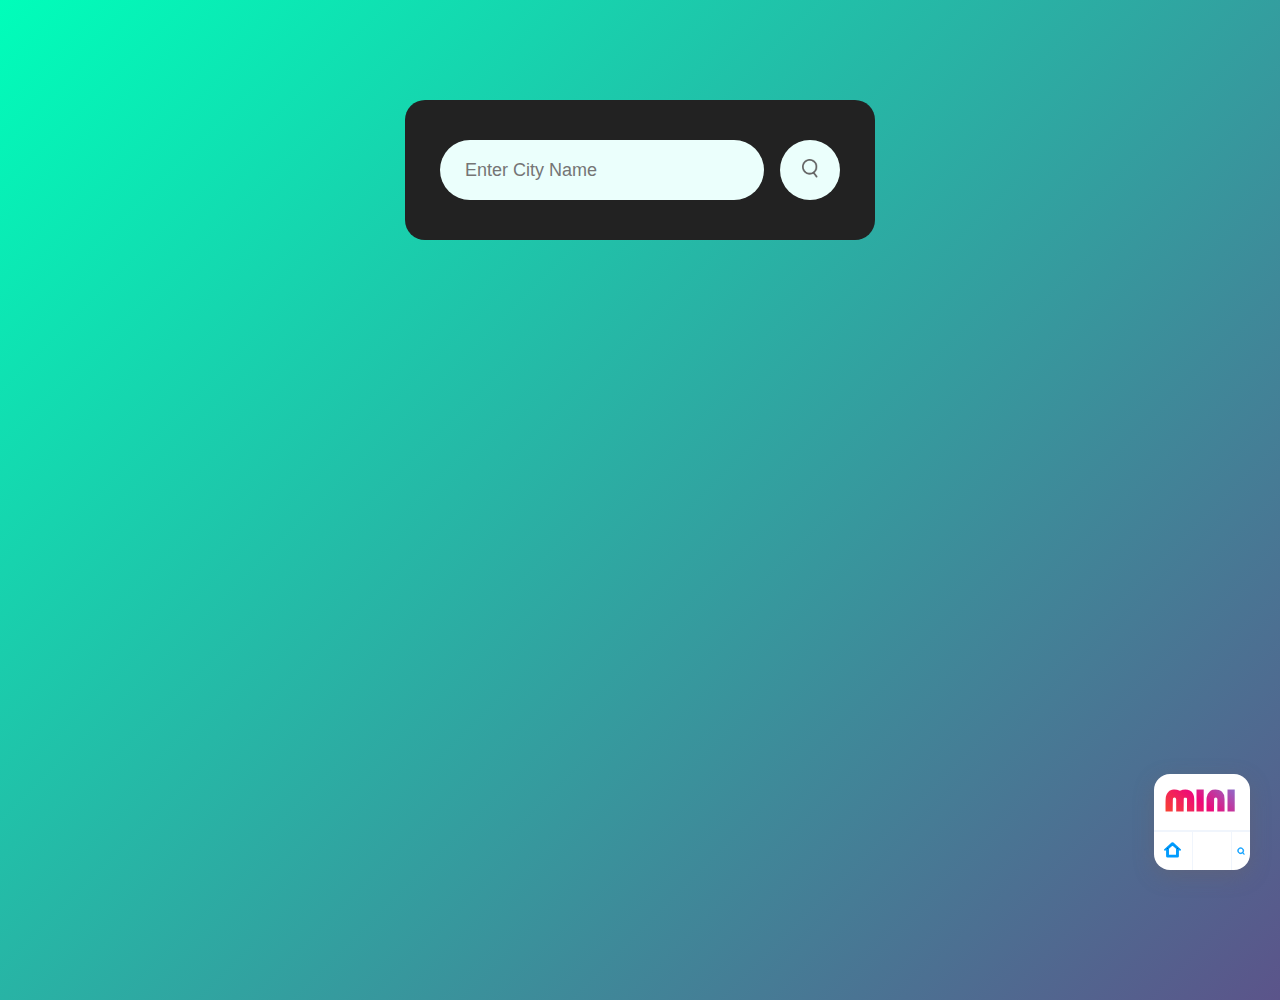
<file: Apps/weather-app/weather.html>
<!DOCTYPE html>
<html lang="en">
  <head>
    <meta charset="UTF-8" />
    <meta name="viewport" content="width=device-width, initial-scale=1.0" />
    <title>mini ( Weather )</title>
    <link rel="stylesheet" href="../../Style/MultiCss/nav.css" />
    <link rel="stylesheet" href="style.css" />
    <link
      href="https://fonts.googleapis.com/css2?family=Dosis:wght@200..800&family=Righteous&family=Rowdies:wght@300;400;700&family=Urbanist:ital,wght@0,100..900;1,100..900&display=swap"
      rel="stylesheet"
    />
    <link rel="icon" href="images/clouds.png" type="image/x-icon" />
  </head>
  <body>
    <!-- !===============Logo Nav================ -->
    <div
      class="logoContainer b-radius"
      style="position: fixed; bottom: 30px; right: 30px"
    >
      <div class="logo f-Center-Colm" style="font-size: 15px">
        <h1>mini</h1>
      </div>
      <div class="icons">
        <a href="../../index.html">
          <div class="home f-Center">
            <img
              src="../../Style/Assets/Icons/homeIcon.svg"
              alt=""
              width="40%"
            />
          </div>
        </a>

        <div class="search f-Center">
          <a class="f-Center" href="">
            <img
              src="../../Style/Assets/Icons/searchIcon.svg"
              alt=""
              width="38%"
            />
          </a>
        </div>
      </div>
    </div>
    <!-- !===============Logo Nav================ -->

    <div class="card">
      <div class="searchWeather">
        <input
          type="text"
          placeholder="Enter City Name"
          spellcheck="false"
          autofocus
        />
        <button><img src="images/search.png" alt="" /></button>
      </div>
      <div class="error"><p>Invalid City Name</p></div>
      <div class="weather">
        <img src="images/rain.png" class="weather-icon" />
        <h1 class="temp">22°c</h1>
        <h2 class="city">New York</h2>
        <div class="details">
          <div class="col">
            <img src="images/humidity.png" alt="" />
            <div>
              <p class="humidity">50%</p>
              <p>Humidity</p>
            </div>
          </div>
          <div class="col">
            <img src="images/wind.png" alt="" />
            <div>
              <p class="wind">15 km/hr</p>
              <p>Wind Speed</p>
            </div>
          </div>
        </div>
      </div>
    </div>

    <script>
      const apiKey = "15bab7b362baf43597a8e33fca1be516";
      const apiUrl =
        "https://api.openweathermap.org/data/2.5/weather?units=metric&q=";
      const searchBox = document.querySelector(".searchWeather input");
      const searchBtn = document.querySelector(".searchWeather button");
      const weatherIcon = document.querySelector(".weather-icon");

      async function checkWeather(city) {
        const response = await fetch(apiUrl + city + `&appid=${apiKey}`);

        if (response.status == 404) {
          document.querySelector(".error").style.display = "block";

          document.querySelector(".weather").style.display = "none";
        } else {
          var data = await response.json();

          console.log(data.name);

          document.querySelector(".city").innerHTML = data.name;
          document.querySelector(".temp").innerHTML =
            Math.round(data.main.temp) + "°c";
          document.querySelector(".humidity").innerHTML =
            data.main.humidity + "%";
          document.querySelector(".wind").innerHTML = data.wind.speed + " km/h";

          if (data.weather[0].main == "Clouds") {
            weatherIcon.src = "images/clouds.png";
          } else if (data.weather[0].main == "Clear") {
            weatherIcon.src = "images/clear.png";
          } else if (data.weather[0].main == "Rain") {
            weatherIcon.src = "images/rain.png";
          } else if (data.weather[0].main == "Drizzle") {
            weatherIcon.src = "images/drizzle.png";
          } else if (data.weather[0].main == "Mist") {
            weatherIcon.src = "images/mist.png";
          }

          document.querySelector(".weather").style.display = "block";
          document.querySelector(".error").style.display = "none";
        }
      }

      searchBtn.addEventListener("click", () => {
        checkWeather(searchBox.value);
      });
    </script>
  </body>
</html>
</file>
<file: Style/MultiCss/nav.css>
* {
  margin: 0;
  padding: 0;
  box-sizing: border-box;
}
html {
  font-size: 62.5%;
}

:root {
  --shadow-mid: 0px 6px 20px 0px rgba(109, 98, 98, 0.366);
}

@font-face {
  font-family: "logoFont";
  src: url(../../Style/Assets/Fonts/Minison.ttf);
}
/*======== Common Classes start ========*/

.f-Center {
  display: flex;
  justify-content: center;
  align-items: center;
}
.f-Center-Colm {
  display: flex;
  justify-content: center;
  align-items: center;
  flex-direction: column;
}

.b-radius {
  border-radius: 1.6rem;
}

/*========= Common Classes end ===============*/

/*!================nav start ===============*/

.logoContainer {
  animation: pop 0.2s ease-in;
  background-color: white;
  box-shadow: var(--shadow-mid);
  position: fixed;
  width: 9.6rem;
  height: 9.6rem;
  z-index: 1;
  & .logo {
    height: 58%;
    font-family: "logoFont";
    font-size: 2rem;
    letter-spacing: 0.2rem;
    color: #002b50;
    background: linear-gradient(43deg, #ff6a00, #ee0979, #4facfe);
    -webkit-background-clip: text;
    color: transparent;
    cursor: pointer;

    &:hover {
      transform: scale(1.05);
    }
  }

  & .icons {
    width: 100%;
    height: 42%;
    border-top: 0.2rem solid #f0f5fc;
    display: flex;

    & .home,
    & .search {
      width: 50%;
      height: 100%;
      cursor: pointer;
      &:hover {
        background-color: #e7ecf2;
      }

      & img {
        width: 45%;
      }
    }
    & .home {
      border-right: 0.1rem solid #f0f5fc;
      border-radius: 0px 0px 0px 16px;
    }
    & .search {
      border-left: 0.1rem solid #f0f5fc;
      border-radius: 0px 0px 16px 0px;
    }
  }
}

@keyframes pop {
  0% {
    transform: scale(0.7);
    opacity: 0;
  }
  100% {
    transform: scale(1);
    opacity: 1;
  }
}

/*!================nav end ===============*/
</file>
<file: Style/style.css>
* {
  margin: 0;
  padding: 0;
  box-sizing: border-box;
}
html,
body {
  font-size: 62.5%;
  width: 100%;
  height: 100%;
  overflow-x: hidden;
  scroll-behavior: smooth;
}

a {
  text-decoration: none;
}

@font-face {
  font-family: "logoFont";
  src: url(Assets/Fonts/Minison.ttf);
}
:root {
  --shadow-mid: 0px 6px 20px 0px rgba(109, 98, 98, 0.366);
  --linear-Color-Circle: linear-gradient(43deg, #ff6a00, #ee0979, #4facfe);
  --bg-linear-color: linear-gradient(160deg, #0093e9 0%, #80d0c7 100%);
}
::-webkit-scrollbar {
  width: 0.3rem;
}
::-webkit-scrollbar-track {
  background: white;
}
::-webkit-scrollbar-thumb {
  background: #009cff;
}

/*======== Common Classes start ========*/

.f-Center {
  display: flex;
  justify-content: center;
  align-items: center;
}
.f-Center-Colm {
  display: flex;
  justify-content: center;
  align-items: center;
  flex-direction: column;
}
.container {
  max-width: 142rem;
  margin: 0 auto;
}
.b-radius {
  border-radius: 1.6rem;
}
.img_WH100 {
  width: 100%;
  height: 100%;
  object-fit: cover;
}
/*========= Common Classes end ===============*/

/*================Bg start ===============*/

.background {
  background-image: var(--bg-linear-color);

  position: fixed;
  top: 0;
  left: 0;
  z-index: -1;
  width: 100%;
  height: 100%;
}
.animat-box-bg {
  position: absolute;
  border-radius: 50%;
  background: var(--linear-Color-Circle);
}
.bottom {
  bottom: -50vh;
  right: -40vh;
  width: 100vh;
  height: 100vh;
  animation: move 5s ease-in-out infinite;
}
.top {
  top: -10vh;
  left: -30vh;
  width: 80vh;
  height: 100vh;
  animation: move 5s ease-in-out infinite;
}

.center {
  animation: move 5s ease-in-out infinite;
  top: 6vh;
  right: 1%;
  width: 30vh;
  height: 30vh;
}

@keyframes move {
  0% {
    border-radius: 50% 50% 50% 50% / 50% 50% 50% 50%;
  }
  25% {
    border-radius: 60% 40% 60% 40% / 40% 60% 40% 60%;
  }
  50% {
    border-radius: 40% 60% 40% 60% / 60% 40% 60% 40%;
  }
  75% {
    border-radius: 60% 40% 60% 40% / 40% 60% 40% 60%;
  }
  100% {
    border-radius: 50% 50% 50% 50% / 50% 50% 50% 50%;
  }
}

/*================Bg End ===============*/

/*!================Nav start ===============*/
nav {
  margin: 2rem auto;
  display: grid;
  grid-template-columns: 96px 1fr;
  grid-template-rows: repeat(1, 96px);
  grid-gap: 16px;
  width: 95%;
  max-width: 122rem;

  grid-template-areas: " a  nVi";
}

.logoContainer {
  animation: pop 0.2s ease-in;
  background-color: white;
  box-shadow: var(--shadow-mid);
  position: fixed;
  width: 9.6rem;
  height: 9.6rem;
  z-index: 1;
  & .logo {
    height: 58%;
    font-family: "logoFont";
    font-size: 2rem;
    letter-spacing: 0.2rem;
    color: #002b50;
    background: linear-gradient(43deg, #ff6a00, #ee0979, #4facfe);
    -webkit-background-clip: text;
    color: transparent;
    cursor: pointer;

    &:hover {
      transform: scale(1.05);
    }
  }

  & .icons {
    width: 100%;
    height: 42%;
    border-top: 0.2rem solid #f0f5fc;
    display: flex;

    & .home,
    & .search {
      width: 50%;
      height: 100%;
      cursor: pointer;
      &:hover {
        background-color: #e7ecf2;
      }

      & img {
        width: 45%;
      }
    }
    & .home {
      border-right: 0.1rem solid #f0f5fc;
      border-radius: 0px 0px 0px 16px;
    }
    & .search {
      border-left: 0.1rem solid #f0f5fc;
      border-radius: 0px 0px 16px 0px;
    }
  }
}

@keyframes pop {
  0% {
    transform: scale(0.7);
    opacity: 0;
  }
  100% {
    transform: scale(1);
    opacity: 1;
  }
}

.navVideo {
  grid-area: nVi;
  animation: scaleFromRight 0.4s linear;

  & img {
    width: 100%;
    height: 100%;
    object-fit: cover;
    border-radius: 1.6rem;
  }
}
@keyframes scaleFromTop {
  0% {
    transform: translateY(-100%);
    opacity: 0.5;
  }
  100% {
    transform: translateY(0);
    opacity: 1;
  }
}

@keyframes pop {
  0% {
    transform: scale(0.7);
    opacity: 0;
  }
  100% {
    transform: scale(1);
    opacity: 1;
  }
}
@keyframes scaleFromRight {
  0% {
    transform: translateX(50%);
    opacity: 0;
  }
  100% {
    transform: translateX(0);
    opacity: 1;
  }
}
/*!================Nav End ===============*/
/* .mainContainer {
  margin: 0 auto;
  height: 400px;
  animation: scaleFromBottom 0.3s linear;
} */
@keyframes scaleFromBottom {
  0% {
    transform: translateY(40%);
    opacity: 0;
  }
  100% {
    transform: translateY(0);
    opacity: 1;
  }
}

.appName_Container {
  overflow: hidden;
  border-radius: 20px;
  transition: all ease-in-out 0.3s;
  position: relative;
  animation: appear ease-in-out;
  animation-timeline: view();
  animation-range: entry 0% cover 25%;
  transition: 0.3s ease-out;

  &:hover .caption {
    animation: opacity 0.3s forwards;
  }
  &:hover img {
    transform: scale(1.1);
  }
  &:hover .heart {
    animation: opacity 0.3s forwards;
  }
  &:hover {
    transform: scale(0.95);
    box-shadow: 0px 0px 30px 0px rgba(0, 0, 0, 0.459);
  }
}
/*!displayFavourate */

.displayFavourate {
  grid-template-columns: repeat(4, 1fr); /* 4 columns */
  grid-template-rows: repeat(
    auto-fill,
    200px
  ); /* Rows with a height of 200px */
  gap: 10px;
}
.displayFavourate .appName_Container {
  animation: none; /* Disable animation */
  &:hover,
  &:hover img {
    transform: none;
  }
  &:hover .caption {
    animation: none;
  }
  &:hover .heart {
    animation: none;
  }
}
.displayFavourate :is(.pr1, .pr2, .pr3, .pr4, .pr5, .pr6) {
  grid-area: auto;
}

.displayFavourate .appName_Container .caption,
.displayFavourate .heart {
  opacity: 1;
}
.displayWhenCldNotThere {
  display: none;
  position: absolute;
  width: 150px;
  justify-content: center;
  align-items: center;
  flex-direction: column;
  border-radius: 20px;
  top: 50%;
  left: 50%;
  transform: translate(-50%, -50%);
  & img {
    filter: invert(100);
    width: 50px;
  }
  & h1 {
    font-size: 20px;
    font-family: "Urbanist", Courier, monospace;
    font-weight: 700;
    text-align: center;
  }
}
@keyframes opacity {
  from {
    opacity: 0;
  }
  to {
    opacity: 1;
  }
}
.appName_Container .caption {
  position: absolute;
  top: 50%;
  left: 50%;
  transform: translate(-50%, -50%);
  font-size: 25px;
  letter-spacing: 1px;
  font-family: "Urbanist", Courier, monospace;
  font-weight: 700;
  background-color: rgba(0, 0, 0, 0.555);
  width: 102%;
  height: 100%;
  opacity: 0;
  color: white;
  padding: 1rem;
  text-align: center;
}
.heart {
  position: absolute;
  width: 3rem;
  top: 1.5rem;
  right: 1rem;
  opacity: 0;
  & img {
    width: 100%;
  }
  &:hover {
    transform: scale(0.8);
  }
}

@keyframes appear {
  from {
    opacity: 0.5;
    transform: translateY(50px);
    scale: 0.5;
  }
  to {
    opacity: 1;
    transform: translateY(0px);
    scale: 1;
  }
}

.pr1 {
  grid-area: pr01;
}

.pr2 {
  grid-area: pr02;
  position: relative;
}

.pr3 {
  grid-area: pr03;
}
.pr4 {
  grid-area: pr04;
}
.pr5 {
  grid-area: pr05;
}
.pr6 {
  grid-area: pr06;
}
.pr7 {
  grid-area: pr07;
}
.pr8 {
  grid-area: pr08;
}
.pr9 {
  grid-area: pr09;
}
.pr10 {
  grid-area: pr10;
}
.pr11 {
  grid-area: pr11;
}
.pr12 {
  grid-area: pr12;
}
.pr13 {
  grid-area: pr13;
}
.pr14 {
  grid-area: pr14;
}
.pr15 {
  grid-area: pr15;
}

/*!===============about*/

.about {
  margin: 7rem auto;
  height: 45rem;
  width: 95vw;
  max-width: 122rem;
  border-radius: 1.6rem;
  background-color: rgba(192, 207, 223, 0.39);
  border: 1px solid rgba(255, 255, 255, 0.678);
  backdrop-filter: blur(2rem);
  box-shadow: var(--shadow-mid);
  padding: 3rem;
  box-shadow: var(--shadow-mid);
}
.whatContainer {
  display: flex;
  gap: 20px;
}
.about .what {
  background: white;
  border-radius: 16px;
  padding: 3rem;
  max-width: 34rem;
  font-size: 3rem;
  text-transform: capitalize;
  font-family: "logoFont";
  letter-spacing: 1px;
  text-align: center;
  text-wrap: nowrap;
}
.about .what .what1 {
  background: linear-gradient(rgb(32, 38, 57) 11.4%, rgb(63, 76, 119) 70.2%);
  -webkit-background-clip: text;
  color: transparent;
}
.about .what .what2 {
  background: linear-gradient(43deg, #ff6a00, #ee0979, #4facfe);
  -webkit-background-clip: text;
  color: transparent;
}
.noteOrg {
  width: 80%;
  background-color: white;
  border-radius: 16px;
  text-transform: capitalize;
  word-spacing: 0.6rem;
  font-size: 2rem;
  font-weight: 900;
  font-family: "Dosis", Courier, monospace;
  box-shadow: var(--shadow-mid);
  display: flex;
  align-items: center;
  justify-content: center;
  padding: 1rem 2rem;
  & p {
    background: linear-gradient(rgb(32, 38, 57) 11.4%, rgb(63, 76, 119) 70.2%);
    -webkit-background-clip: text;
    color: transparent;
    text-align: center;
  }
  & p span {
    background: linear-gradient(43deg, #ff6a00, #ee0979, #4facfe);
    -webkit-background-clip: text;
    color: transparent;
    letter-spacing: 1px;
  }
  & .icon {
    margin-left: 0.5rem;
    vertical-align: top;
  }
}
.aboutParaContainer {
  width: 100%;
  margin-top: 20px;
  /* background-color: violet; */
  gap: 20px;
  display: flex;
}
.aboutPara {
  word-spacing: 0.6rem;
  border-radius: 16px;
  font-size: 2rem;
  font-weight: 700;
  font-family: "Dosis", Courier, monospace;
  background-color: white;
  padding: 3rem;
  box-shadow: var(--shadow-mid);
  width: 50%;
  height: fit-content;
}
.aboutgif {
  border-radius: 16px;
  width: 50%;
  height: 35rem;
  background-image: url("Assets/Images/giphy.gif");
  background-size: cover;
  background-repeat: no-repeat;
  background-position: center;
}

/* fffffffffffffffffffffff */
footer {
  width: 95vw;
  max-width: 122rem;
  height: auto;
  margin: 16rem auto 0;
  padding: 2rem;
  border-radius: 100px 100px 0 0;
  background-color: rgba(255, 252, 58, 0.39);
  border: 1px solid rgba(255, 255, 255, 0.678);
  backdrop-filter: blur(2rem);
  box-shadow: var(--shadow-mid);
  display: flex;
  justify-content: center;
  align-items: center;
}

.footerSection {
  width: 90%;
  height: 80%;
  border-radius: 16px;
  margin: 0 auto;
  display: flex;
  justify-content: space-between;
  align-items: center;
}

.footerSection .footerPara {
  width: 50%;
  height: fit-content;
  font-size: 1.8rem;
  border-radius: 16px;
  background-color: white;
  padding: 4rem;
  text-transform: capitalize;
  word-spacing: 0.6rem;
  font-size: 2rem;
  font-weight: 500;
  font-family: "Dosis", Courier, monospace;
  box-shadow: var(--shadow-mid);
}
.footerSection .talha {
  width: 45%;
  height: 120%;
  border-radius: 16px;
  margin-top: -15rem;
  flex-direction: column;
}
.footerSection .talha img {
  width: 100%;
  height: 100%;
  border-radius: 16px;
  object-fit: cover;
}
.svg {
  width: 15rem;
  gap: 1rem;
  display: flex;
  float: right;
  margin-top: 1rem;
  padding: 1rem 2rem;
  border-radius: 5rem;
  background-color: rgba(48, 45, 45, 0.39);
  border: 1px solid rgba(80, 76, 76, 0.548);
  box-sizing: content-box;

  & * {
    transition: 0.3s ease-out;
  }
}
.svg img:hover {
  transform: scale(0.9);
  filter: invert(10%);
}

/* !=========================start popop */

.popup {
  width: 100vw;
  height: 100vh;
  position: absolute;
  top: 0;
  left: 0;
  z-index: 88888;
  background-color: rgba(0, 0, 0, 0.274);
  display: none;
  transition: 0.2s;
}
.popContainer {
  background-color: rgba(48, 45, 45, 0.39);
  border: 1px solid rgba(80, 76, 76, 0.548);
  backdrop-filter: blur(2rem);
  border-radius: 2rem;
  width: 90%;
  height: 90%;
  margin: auto auto;
  z-index: 889888;
  padding: 2rem;
  gap: 20px;
  display: flex;
  flex-direction: column;
  position: absolute;
  top: 50%;
  left: 50%;
  transform: translate(-50%, -50%) scale(1);
}
.openpopAnimation {
  animation: popup 0.3s ease-in-out;
}
@keyframes popup {
  from {
    transform: translate(-95%, -95%) scale(0.095);
  }
}
.closepopAnimation {
  animation: closepopup 0.3s ease-out;
}
@keyframes closepopup {
  from {
    transform: translate(-50%, -50%) scale(1);
  }
  to {
    transform: translate(-95%, -95%) scale(0.095);
    opacity: 0;
  }
}
.popSelectorContainer {
  display: flex;
  justify-content: space-between;
}
.close {
  width: 5rem;
  height: fit-content;

  & img {
    width: 100%;
    cursor: pointer;

    &:hover {
      transform: scale(0.9);
    }
  }
}
.popSelector {
  display: flex;
  border-radius: 2rem;
  width: fit-content;
  overflow: hidden;
  /* border: 1px solid blue; */
}
.favorite,
.searchDi {
  background-color: white;
  /* border: 1px solid red; */
  height: 100%;
  display: flex;
  align-items: center;
  cursor: pointer;
  padding: 1rem 2rem;
  & img {
    width: 2.5rem;
    margin-right: 0.9rem;
  }

  & p {
    text-transform: capitalize;
    word-spacing: 0.6rem;
    font-size: 2.5rem;
    font-weight: 900;
    font-family: "Dosis", Courier, monospace;
  }
}
.searchDi {
  border-left: 0.1rem solid #f0f5fc;
}
.favorite {
  border-right: 0.1rem solid #f0f5fc;
}
.selected {
  background-color: #d8e8ff;
}

.popDisplayItemContainer {
  width: 100%;
  height: calc(100% - 5rem);
  box-shadow: 0px 0px 15px 0px gray;
  padding: 2rem;
  background-color: white;
  border-radius: 20px;
  /* border: 1px solid red; */
}

@media screen and (max-width: 500px) {
  .favorite,
  .searchDi {
    padding: 0.5rem 1rem;
    & img {
      width: 1.5rem;
    }

    & p {
      text-transform: capitalize;
      word-spacing: 0.6rem;
      font-size: 2rem;
      font-weight: 900;
      font-family: "Dosis", Courier, monospace;
    }
  }

  .close {
    width: 2rem;
    height: fit-content;
    margin-top: 0.8rem;
    margin-right: 1rem;
  }

  .popContainer {
    width: 95%;
    height: 98%;
    padding: 1rem 0.5rem;
    gap: 10px;
  }
}
@media screen and (max-width: 288px) {
  .favorite,
  .searchDi {
    padding: 1rem 2rem;
    & p {
      display: none;
    }
    & img {
      width: 2rem;
      margin: 0;
    }
  }
}

@media screen and (max-width: 980px) {
  .about {
    height: fit-content;
  }
  .aboutParaContainer {
    flex-direction: column;
  }
  .aboutPara {
    width: 100%;
    padding-bottom: 10rem;
  }
  .aboutgif {
    width: 50%;
    height: 20rem;
    margin: 0 auto;
    margin-top: -10rem;
  }
  .footerSection {
    flex-direction: column;
  }
  .footerSection .talha {
    width: 80%;
    height: 120%;
    border-radius: 16px;
    margin-top: -15rem;
    margin-bottom: 2rem;
    display: flex;
    align-items: center;
    justify-content: center;
    flex-direction: column;
  }

  .svg {
    float: none;
  }
  .footerSection .footerPara {
    width: 100%;
  }
  .appName_Container .caption {
    font-size: 15px;
  }
}
@media screen and (max-width: 676px) {
  .whatContainer {
    flex-direction: column;
  }
  .about .what {
    max-width: 100%;
  }

  .noteOrg {
    padding: 2rem 1rem;
    width: 100%;
  }

  .aboutParaContainer {
    flex-direction: column;
  }
  .aboutPara {
    width: 100%;
    padding-bottom: 10rem;
  }
  .aboutgif {
    width: 80%;
    height: 20rem;
    margin: 0 auto;
    margin-top: -10rem;
  }
  .footerSection .talha {
    margin-top: -10rem;
    width: 100%;
  }
}

@media screen and (max-width: 344px) {
  .about {
    padding: 1rem;
  }
  .about .what {
    text-wrap: wrap;
  }
  .footerSection .talha {
    margin-top: -5rem;
  }
  footer {
    margin-top: 5rem;
    border-radius: 5rem;
  }
}
</file>
<file: Style/gridLayoutResponsive.css>
main {
  display: grid;
  margin: 0 auto;
  max-width: 122rem;
  height: fit-content;
  animation: scaleFromBottom 0.3s linear;
  background-color: rgba(255, 255, 255, 0.39);
  border: 1px solid rgba(255, 255, 255, 0.678);
  backdrop-filter: blur(2rem);
  box-shadow: var(--shadow-mid);
  padding: 2rem 2rem;
  border-radius: 3rem;
  grid-gap: 2rem;

  grid-template-columns: repeat(10, 1fr);
  grid-template-rows: repeat(10, 96px);
  grid-template-areas:
    "pr01 pr01 pr02 pr02 pr03 pr03 pr04 pr04 pr04 pr04 "
    "pr01 pr01 pr02 pr02 pr03 pr03 pr04 pr04 pr04 pr04 "
    "pr01 pr01 pr07 pr07 pr03 pr03 pr09 pr09 pr05 pr05 "
    "pr06 pr06 pr07 pr07 pr03 pr03 pr09 pr09 pr05 pr05 "
    "pr06 pr06 pr07 pr07 pr08 pr08 pr09 pr09 pr10 pr10 "
    "pr06 pr06 pr12 pr12 pr08 pr08 pr14 pr14 pr10 pr10 "
    "pr06 pr06 pr12 pr12 pr08 pr08 pr14 pr14 pr10 pr10 "
    "pr11 pr11 pr12 pr12 pr13 pr13 pr13 pr13 pr15 pr15 "
    "pr11 pr11 pr12 pr12 pr13 pr13 pr13 pr13 pr15 pr15 ";
}
@media (min-width: 10px) and (max-width: 199px) {
  main {
    width: 95%;
    grid-template-columns: 1fr;
    grid-template-rows: repeat(35, 80px);
    grid-gap: 0.5rem;
    padding: 1rem;
    border-radius: 1rem;
    grid-template-areas:
      "pr01"
      "pr01"
      "pr02"
      "pr02"
      "pr03"
      "pr03"
      "pr04"
      "pr04"
      "pr05"
      "pr05"
      "pr06"
      "pr06"
      "pr07"
      "pr07"
      "pr08"
      "pr08"
      "pr09"
      "pr09"
      "pr10"
      "pr10"
      "pr11"
      "pr11"
      "pr12"
      "pr12"
      "pr13"
      "pr13"
      "pr14"
      "pr14"
      "pr15"
      "pr15";
  }
  main .appName_Container {
    border-radius: 0.5rem;
  }
}
@media (min-width: 200px) and (max-width: 249px) {
  main {
    width: 95%;
    grid-template-columns: repeat(2, 1fr);
    grid-template-rows: repeat(23, 50px);
    grid-gap: 0.5rem;
    padding: 1rem;
    border-radius: 1rem;
    & .appName_Container {
      border-radius: 0.8rem;
    }
    /* grid-template-areas:
      "pr01 pr01 pr02 pr02 pr03 pr03 pr03 "
      "pr01 pr01 pr02 pr02 pr03 pr03 pr03 "
      "pr01 pr01 pr05 pr05 pr05 pr06 pr06 "
      "pr04 pr04 pr05 pr05 pr05 pr06 pr06 "
      "pr04 pr04 pr08 pr08 pr09 pr09 pr09 "
      "pr07 pr07 pr08 pr08 pr09 pr09 pr09 "
      "pr07 pr07 pr10 pr10 pr10 pr11 pr11 "
      "pr07 pr07 pr10 pr10 pr10 pr11 pr11 "
      "pr12 pr12 pr13 pr13 pr14 pr14 pr14 "
      "pr12 pr12 pr13 pr13 pr14 pr14 pr14 "
      "pr12 pr12 pr15 pr15 pr14 pr14 pr14 "
      " .    .    .    .    .    .    .   "
      " .    .    .    .    .    .    .   ";*/

    grid-template-areas:
      "pr01 pr02"
      "pr01 pr02"
      "pr01 pr03"
      "pr04 pr03"
      "pr04 pr03"
      "pr04 pr05"
      "pr06 pr05"
      "pr06 pr05"
      "pr06 pr07"
      "pr08 pr07"
      "pr08 pr07"
      "pr08 pr09"
      "pr10 pr09"
      "pr10 pr09"
      "pr10 pr11"
      "pr12 pr11"
      "pr12 pr11"
      "pr12 pr13"
      "pr14 pr13"
      "pr14 pr13"
      "pr14 pr15"
      " .   pr15"
      " .   pr15"
      " .    .   "
      " .    .   ";
  }
}
@media (min-width: 250px) and (max-width: 349px) {
  main {
    width: 95%;
    grid-template-columns: repeat(2, 1fr);
    grid-template-rows: repeat(30, 70px);
    gap: 0.5rem;
    padding: 1.5rem 1rem;
    & .appName_Container {
      border-radius: 1.6rem;
    }
    grid-template-areas:
      "pr01 pr02"
      "pr01 pr02"
      "pr01 pr03"
      "pr04 pr03"
      "pr04 pr03"
      "pr04 pr05"
      "pr06 pr05"
      "pr06 pr05"
      "pr06 pr07"
      "pr08 pr07"
      "pr08 pr07"
      "pr08 pr09"
      "pr10 pr09"
      "pr10 pr09"
      "pr10 pr11"
      "pr12 pr11"
      "pr12 pr11"
      "pr12 pr13"
      "pr14 pr13"
      "pr14 pr13"
      "pr14 pr15"
      " .   pr15"
      " .   pr15"
      " .    .  "
      " .    .  "
      " .    .  "
      " .    .  ";
  }
}

@media (min-width: 350px) and (max-width: 395px) {
  main {
    width: 95%;
    grid-template-columns: repeat(4, 1fr);
    grid-template-rows: repeat(30, 60px);
    grid-gap: auto;
    grid-template-areas:
      "pr01 pr01 pr02 pr02 "
      "pr01 pr01 pr02 pr02 "
      "pr01 pr01 pr03 pr03 "
      "pr04 pr04 pr03 pr03 "
      "pr04 pr04 pr03 pr03 "
      "pr04 pr04 pr05 pr05 "
      "pr06 pr06 pr05 pr05 "
      "pr06 pr06 pr05 pr05 "
      "pr06 pr06 pr07 pr07 "
      "pr08 pr08 pr07 pr07 "
      "pr08 pr08 pr07 pr07 "
      "pr08 pr08 pr09 pr09 "
      "pr10 pr10 pr09 pr09 "
      "pr10 pr10 pr09 pr09 "
      "pr10 pr10 pr11 pr11 "
      "pr12 pr12 pr11 pr11 "
      "pr12 pr12 pr11 pr11 "
      "pr12 pr12 pr13 pr13 "
      "pr14 pr14 pr13 pr13 "
      "pr14 pr14 pr13 pr13 "
      "pr14 pr14 pr15 pr15 "
      "pr14 pr14 pr15 pr15 "
      "pr14 pr14 pr15 pr15 ";
  }

  /* .pr4,
  .pr5,
  .pr6,
  .pr7,
  .pr8,
  .pr9,
  .pr10,
  .pr11,
  .pr12,
  .pr13,
  .pr14,
  .pr15 {
    display: none;
  } */
}

@media (min-width: 396px) and (max-width: 449px) {
  main {
    width: 95%;
    grid-template-columns: repeat(4, 1fr);
    grid-template-rows: repeat(30, 80px);
    grid-gap: auto;
    grid-template-areas:
      "pr01 pr01 pr02 pr02 "
      "pr01 pr01 pr02 pr02 "
      "pr01 pr01 pr03 pr03 "
      "pr04 pr04 pr03 pr03 "
      "pr04 pr04 pr03 pr03 "
      "pr04 pr04 pr05 pr05 "
      "pr06 pr06 pr05 pr05 "
      "pr06 pr06 pr05 pr05 "
      "pr06 pr06 pr07 pr07 "
      "pr08 pr08 pr07 pr07 "
      "pr08 pr08 pr07 pr07 "
      "pr08 pr08 pr09 pr09 "
      "pr10 pr10 pr09 pr09 "
      "pr10 pr10 pr09 pr09 "
      "pr10 pr10 pr11 pr11 "
      "pr12 pr12 pr11 pr11 "
      "pr12 pr12 pr11 pr11 "
      "pr12 pr12 pr13 pr13 "
      "pr14 pr14 pr13 pr13 "
      "pr14 pr14 pr13 pr13 "
      "pr14 pr14 pr15 pr15 "
      "pr14 pr14 pr15 pr15 "
      "pr14 pr14 pr15 pr15 ";
  }

  /* .pr4,
  .pr5,
  .pr6,
  .pr7,
  .pr8,
  .pr9,
  .pr10,
  .pr11,
  .pr12,
  .pr13,
  .pr14,
  .pr15 {
    display: none;
  } */
}

@media (min-width: 450px) and (max-width: 499px) {
  main {
    width: 95%;
    grid-template-columns: repeat(7, 1fr);
    grid-template-rows: repeat(11, 55px);
    grid-gap: 1rem;

    & .appName_Container {
      border-radius: 1rem;
    }
    grid-template-areas:
      "pr01 pr01 pr02 pr02 pr03 pr03 pr03 "
      "pr01 pr01 pr02 pr02 pr03 pr03 pr03 "
      "pr01 pr01 pr05 pr05 pr05 pr06 pr06 "
      "pr04 pr04 pr05 pr05 pr05 pr06 pr06 "
      "pr04 pr04 pr08 pr08 pr09 pr09 pr09 "
      "pr07 pr07 pr08 pr08 pr09 pr09 pr09 "
      "pr07 pr07 pr10 pr10 pr10 pr11 pr11 "
      "pr07 pr07 pr10 pr10 pr10 pr11 pr11 "
      "pr12 pr12 pr13 pr13 pr14 pr14 pr14 "
      "pr12 pr12 pr13 pr13 pr14 pr14 pr14 "
      "pr12 pr12 pr15 pr15 pr14 pr14 pr14 "
      " .    .    .    .    .    .    .   "
      " .    .    .    .    .    .    .   ";
  }
}

@media (min-width: 500px) and (max-width: 714px) {
  main {
    width: 49rem;
    grid-template-columns: repeat(7, 1fr);
    grid-template-rows: repeat(11, 60px);
    grid-gap: 1rem;

    & .appName_Container {
      border-radius: 1.5rem;
    }
    grid-template-areas:
      "pr01 pr01 pr02 pr02 pr03 pr03 pr03 "
      "pr01 pr01 pr02 pr02 pr03 pr03 pr03 "
      "pr01 pr01 pr05 pr05 pr05 pr06 pr06 "
      "pr04 pr04 pr05 pr05 pr05 pr06 pr06 "
      "pr04 pr04 pr08 pr08 pr09 pr09 pr09 "
      "pr07 pr07 pr08 pr08 pr09 pr09 pr09 "
      "pr07 pr07 pr10 pr10 pr10 pr11 pr11 "
      "pr07 pr07 pr10 pr10 pr10 pr11 pr11 "
      "pr12 pr12 pr13 pr13 pr14 pr14 pr14 "
      "pr12 pr12 pr13 pr13 pr14 pr14 pr14 "
      "pr12 pr12 pr15 pr15 pr14 pr14 pr14 "
      " .    .    .    .    .    .    .   "
      " .    .    .    .    .    .    .   ";
  }
}

@media (min-width: 715px) and (max-width: 899px) {
  main {
    width: 69rem;
    grid-template-columns: repeat(10, 1fr);
    grid-template-rows: repeat(10, 55px);
    grid-gap: 1.2rem;
    & .appName_Container {
      border-radius: 1.5rem;
    }
  }
}

/* Medium devices (tablets) */
@media (min-width: 900px) and (max-width: 959px) {
  main {
    width: 98%;
    grid-template-columns: repeat(10, 1fr);
    grid-template-rows: repeat(10, 75px);
  }
}
@media (min-width: 960px) and (max-width: 1022px) {
  main {
    width: 98%;
    grid-template-columns: repeat(10, 1fr);
    grid-template-rows: repeat(10, 80px);
  }
}

/* Large devices (desktops) */
@media (min-width: 1023px) and (max-width: 1249px) {
  main {
    width: 99rem;
    grid-template-columns: repeat(10, 1fr);
    grid-template-rows: repeat(10, 80px);
  }
}

/* Extra large devices (large desktops) */
@media (min-width: 1250px) {
}
</file>
<file: Apps/osmania/style.css>
* {
  margin: 0;
  padding: 0;
  box-sizing: border-box;
  transition: 0.3s;
}
#page1 {
  margin: 25px;
  font-weight: bold;
  font: Arial;
}
.pg1-topPara {
  margin-bottom: 0px;
}
#page2 {
  display: none;
}
#page2 * {
  font-weight: bold;
  font-family: Arial, Helvetica, sans-serif;
  font-size: 12px;
}

#setHallTicket {
  width: 33%;
  font-weight: bold;
  font: Arial;
  color: #ff0000;
}

.error {
  display: none;
}
.btnHallTicket {
  position: fixed;
  bottom: 1%;
  left: 50%;
  transform: translate(-50%, -50%);
  display: flex;
  justify-content: center;
  align-items: center;
  flex-wrap: nowrap;
  font-weight: bold;
  font-family: "Courier New", Courier, monospace;
  font-size: 20px;
  gap: 10px;

  & p {
    margin-top: -7px;
    margin-left: -5px;
    position: relative;
  }
}
#shift,
#ubtn {
  background-color: #d3d3d3;
}
.btnDesign {
  padding: 10px 15px;
  border: 1px outset black;
  border-radius: 10px;
  position: relative;

  &::before {
    content: "";
    border: 1px outset black;
    border-radius: 5px;
    position: absolute;
    background-color: white;
    width: 90%;
    height: 80%;
    top: 42%;
    left: 50%;
    transform: translate(-50%, -50%);
  }
}

.hallTicketDash {
  display: flex;
  flex-direction: column;
  flex-wrap: nowrap;
  position: absolute;
  padding: 10px 10px;
  gap: 20px;
  height: 80vh;
  background-color: rgb(255, 255, 255);
  border: 2px solid black;
  top: 50%;
  left: 50%;
  transform: translate(-50%, -50%);
  border-radius: 20px 0px 0px 20px;
  overflow-y: scroll;
  display: none;
  &::-webkit-scrollbar {
    width: 5px;
  }
  &::-webkit-scrollbar-track {
    background: white;
  }
  &::-webkit-scrollbar-thumb {
    background: #009cff;
  }
}
.press {
  position: absolute;
  bottom: 0%;
  left: 50%;
  transform: translate(-50%, -50%);
  font-family: Arial, Helvetica, sans-serif;
  font-size: 12px;
}
.hallticketCopy {
  padding: 10px;
  background-color: #f4f5f7;
  border-radius: 20px;
  margin-top: 10px;
  & .inpHallticket {
    border: none;
    outline: none;
    font-size: 18px;
    background-color: #f4f5f7;
    width: 130px;
    font-weight: 700;
    font-family: "Segoe UI", Tahoma, Geneva, Verdana, sans-serif;
  }
}
.btnDesignCopy {
  background: #5784f5;
  padding: 10px;
  border: none;
  outline: none;
  border-radius: 10px;
  cursor: pointer;
  position: relative;
  color: white;
  &:active {
    background: #809ce2;
  }
}
.copied {
  position: absolute;
  background-color: #5c81dc;
  padding: 8px 10px;
  border-radius: 20px;
  font-size: 15px;
  bottom: 8%;
  left: 50%;
  transform: translate(-50%, -50%);
  font-family: sans-serif;
  color: white;
  font-weight: 700;
  display: none;
  animation: fadeCopy 2.6s linear;
}
@keyframes fadeCopy {
  0% {
    opacity: 0;
  }
  10% {
    opacity: 1;
  }
  50% {
    opacity: 1;
  }
  100% {
    opacity: 0;
  }
}
/* .hallticketCopy.active button:before,
.hallticketCopy.active button:after {
  display: block;
} */
</file>
<file: Apps/MusicalDrum/musicalDrum.css>
html {
  font-size: 10px;
  background: url("../../Style/Assets/Images/drumBg.jpg") bottom center;
  background-size: cover;
}

body,
html {
  margin: 0;
  padding: 0;
  font-family: sans-serif;
}

.keys {
  display: flex;
  justify-content: center;
  align-items: center;
  flex-wrap: wrap;
  min-height: 100vh;
  background-color: rgba(0, 0, 0, 0.507);
}

.key {
  border: 0.4rem solid black;
  border-radius: 0.5rem;
  margin: 1rem;
  font-size: 1.5rem;
  padding: 1rem 0.5rem;
  transition: 0.07s ease;
  width: 10rem;
  text-align: center;
  color: white;
  background: rgba(0, 0, 0, 0.4);
  text-shadow: 0 0 0.5rem black;
  cursor: pointer;
}

.playing {
  transform: scale(1.2);
  border-color: #1ddfff;
  box-shadow: 0 0 0.5rem #1ddfff;
}

p {
  display: block;
  font-size: 4rem;
}

.sound {
  font-size: 1.2rem;
  text-transform: uppercase;
  letter-spacing: 0.1rem;
  color: #1ddfff;
}
</file>
<file: Apps/RockPaperSeasor/RoackPaperSeasor.css>
* {
  margin: 0;
  padding: 0;
  box-sizing: border-box;
}
body {
  width: 100vw;
  height: 100vh;
  background: linear-gradient(to bottom, #222, #333);
  display: flex;
  justify-content: center;
  align-items: center;
  background: url(ROCKBG.png);
  background-size: 500px;
  backdrop-filter: blur(5px);
}
html {
  font-size: 62.5%;
}

.main_container {
  display: flex;
  justify-content: center;
  /* border: 1px solid red; */
  gap: 20px;
  position: relative;
}
.grind_center {
  display: grid;
  place-items: center;
}

main {
  background-color: #ffffff;
  box-shadow: 0px 0px 501px 0px rgba(0, 0, 0, 0.623);
  border-radius: 50px;
  width: 50rem;
  height: 45rem;
  overflow: hidden;
  display: grid;
  grid-template-rows: 20rem 9rem 16rem;
  border: 1px solid rgb(223, 216, 216);
}
.displayContainer {
  display: grid;
  grid-template-columns: 50% 50%;
}
/*!================= computer start */
.animationOnOf .computer_animation {
  transform-origin: left;
  animation: computerShake 0.3s ease infinite;
}
.computer img {
  transform: rotate(90deg);
}
@keyframes computerShake {
  50% {
    transform: rotate(-10deg);
  }
}
/*!================= computer end*/

/*!================= user start*/
.animationOnOf .user_animation {
  animation: userShake 0.3s ease infinite;
  transform-origin: right;
}
.user img {
  transform: rotate(-90deg) rotateY(180deg);
}
@keyframes userShake {
  50% {
    transform: rotate(10deg);
  }
}
/*!================= user end*/

.letplay {
  width: 100%;

  /* background-color: purple; */
  font-weight: 800;
  font-size: 4rem;
  font-variant: small-caps;
  font-family: "Franklin Gothic Medium", "Arial Narrow", Arial, sans-serif;

  & p {
    padding: 10px;
    background-color: #f0f5fc;
    border-radius: 16px;
    margin-top: -50px;
  }
}
.optionContainer {
  width: 100%;
  height: 100%;
  /* background-color: green; */
  display: flex;
  justify-content: space-evenly;
  align-items: center;

  & div {
    opacity: 0.6;
    border: 2px solid #f0f5fc;
    border-top: 4px solid #f0f5fc;
    width: 33.33%;
    height: 100%;
    display: flex;
    justify-content: center;
    align-items: center;
    flex-direction: column;
    &:hover {
      background-color: #f0f5fc;
    }
  }

  & img {
    background-color: #f0f5fc;
    padding: 10px;
    border-radius: 10px;
  }
  & p {
    font-size: 20px;
    text-align: center;
    font-family: "Gill Sans", "Gill Sans MT", Calibri, "Trebuchet MS",
      sans-serif;
  }
}

.rock:hover,
.paper:hover,
.scissors:hover {
  opacity: 1;
  cursor: pointer;
}

.computerWin {
  width: 8rem;
  height: 11rem;
  box-shadow: 0px 0px 50px 0px rgba(128, 128, 128, 0.377);
  border-radius: 16px;
  padding: 5px;
  margin-top: 7rem;
  background-color: #f0f5fc;
  z-index: 10;

  & img {
    background-color: #f0f5fc;
    padding: 5px;
    border-radius: 10px;
  }
  & p {
    font-family: monospace;
    font-size: 20px;
  }
  & span {
    font-family: "Franklin Gothic Medium", "Arial Narrow", Arial, sans-serif;
    font-size: 20px;
    margin-top: -5px;
    background-color: #f0f5fc;
    padding: 1px 5px;
    border-radius: 10px;
  }
}

.redShake {
  animation: shake 0.3s;
  position: relative;
}
.redShake::before {
  content: "-1";
  position: absolute;
  bottom: 0;
  font-weight: 900;
  color: red;
  font-size: 16px;
  font-family: "Gill Sans", "Gill Sans MT", Calibri, "Trebuchet MS", sans-serif;
  animation: minus 0.5s;
  opacity: 0;
}

@keyframes shake {
  0% {
    transform: translateX(0);
  }
  25% {
    transform: translateX(-5px);
    background-color: rgba(255, 0, 0, 0.342);
  }
  50% {
    transform: translateX(5px);
  }
  75% {
    transform: translateX(-5px);
    background-color: rgba(255, 0, 0, 0.336);
  }
  100% {
    transform: translateX(0);
  }
}
@keyframes minus {
  0% {
    bottom: 0;
    opacity: 0;
  }

  20% {
    bottom: -20px;
    opacity: 1;
  }
  100% {
    bottom: -20px;
    opacity: 0;
  }
}
@media screen and (max-width: 710px) {
  .main_container {
    flex-direction: column;
    margin-top: -50px;
  }
  #userScoreContainer {
    position: absolute;
    top: 0px;
    right: 0px;
  }
  .f-center {
    display: none;
  }
  body {
    display: flex;
    justify-content: center;
    align-items: self-start;
  }
}

@media screen and (max-width: 520px) {
  main {
    width: 90vw;
  }
}
@media screen and (max-width: 390px) {
  main {
    width: 90vw;
    height: 40rem;
    border-radius: 30px;
    grid-template-rows: 18rem 5rem 16rem;
  }
}
@media screen and (max-width: 320px) {
  main {
    width: 90vw;
    height: 35rem;
    border-radius: 30px;
    grid-template-rows: 18rem 1fr 16rem;
  }
  .letplay {
    font-size: 3rem;
  }
}
@media screen and (max-width: 266px) {
  main {
    width: 90vw;
    height: 30rem;
    grid-template-rows: 18rem 1fr 12rem;
  }

  .optionContainer img {
    width: 100%;
  }
  .optionContainer p {
    font-size: 150%;
  }
  .letplay {
    font-size: 2rem;
  }
}
</file>
<file: Apps/weather-app/style.css>
* {
  margin: 0;
  padding: 0;
  box-sizing: border-box;
}
body {
  background: linear-gradient(135deg, #00feba, #5b548a);
  height: 100vh;
}

.card {
  width: 90%;
  max-width: 470px;
  color: #fff;
  background: #222;

  margin: 100px auto 0;
  border-radius: 20px;
  padding: 40px 35px;
  text-align: center;
}
.card * {
  font-family: "Gill Sans", "Gill Sans MT", Calibri, "Trebuchet MS", sans-serif;
}
.searchWeather {
  width: 100%;
  display: flex;
  align-items: center;
  justify-content: space-between;
}
.searchWeather input {
  border: 0;
  outline: 0;
  background: #ebfffc;
  color: #555;
  padding: 10px 25px;
  height: 60px;
  border-radius: 30px;
  flex: 1;
  margin-right: 16px;
  font-size: 18px;
}
.searchWeather button {
  border: 0;
  outline: 0;
  background: #ebfffc;
  border-radius: 50%;
  width: 60px;
  height: 60px;
  cursor: pointer;
}
.searchWeather button img {
  width: 16px;
}
.weather-icon {
  width: 170px;
  margin-top: 30px;
}
.weather h1 {
  font-size: 80px;
  font-weight: 500;
}
.weather h2 {
  font-size: 45px;
  font-weight: 400;
  margin-top: -10px;
}
.details {
  display: flex;
  align-items: center;
  justify-content: space-between;
  padding: 0 20px;
  margin-top: 50px;
}

.col {
  display: flex;
  align-items: center;
  text-align: left;
}

.col img {
  width: 40px;
  margin-right: 10px;
}
.humidity,
.wind {
  font-size: 28px;
  margin-top: -6px;
}
.weather {
  display: none;
}
.error {
  margin-left: 20px;
  font-size: 20px;
  font-weight: 600;
  margin-top: 20px;
  color: rgb(240, 73, 106);
  display: none;
}
</file>
